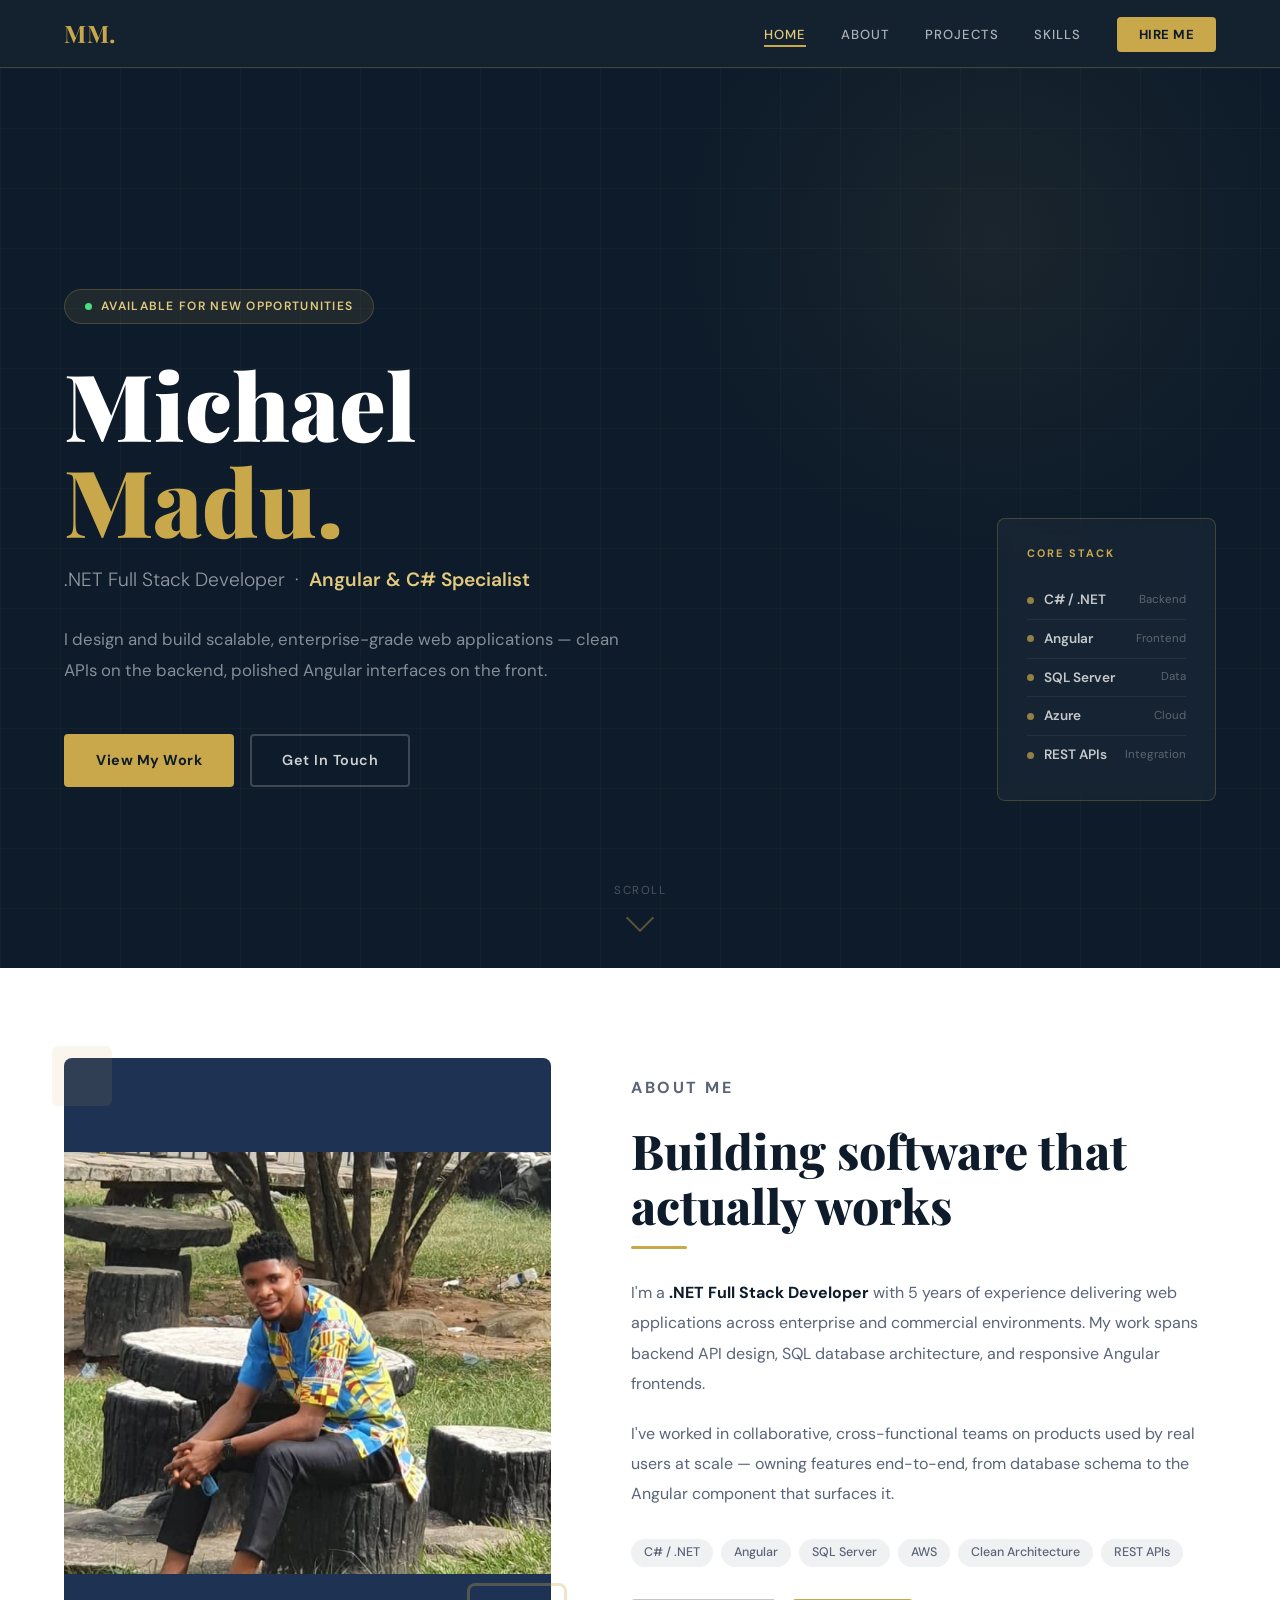
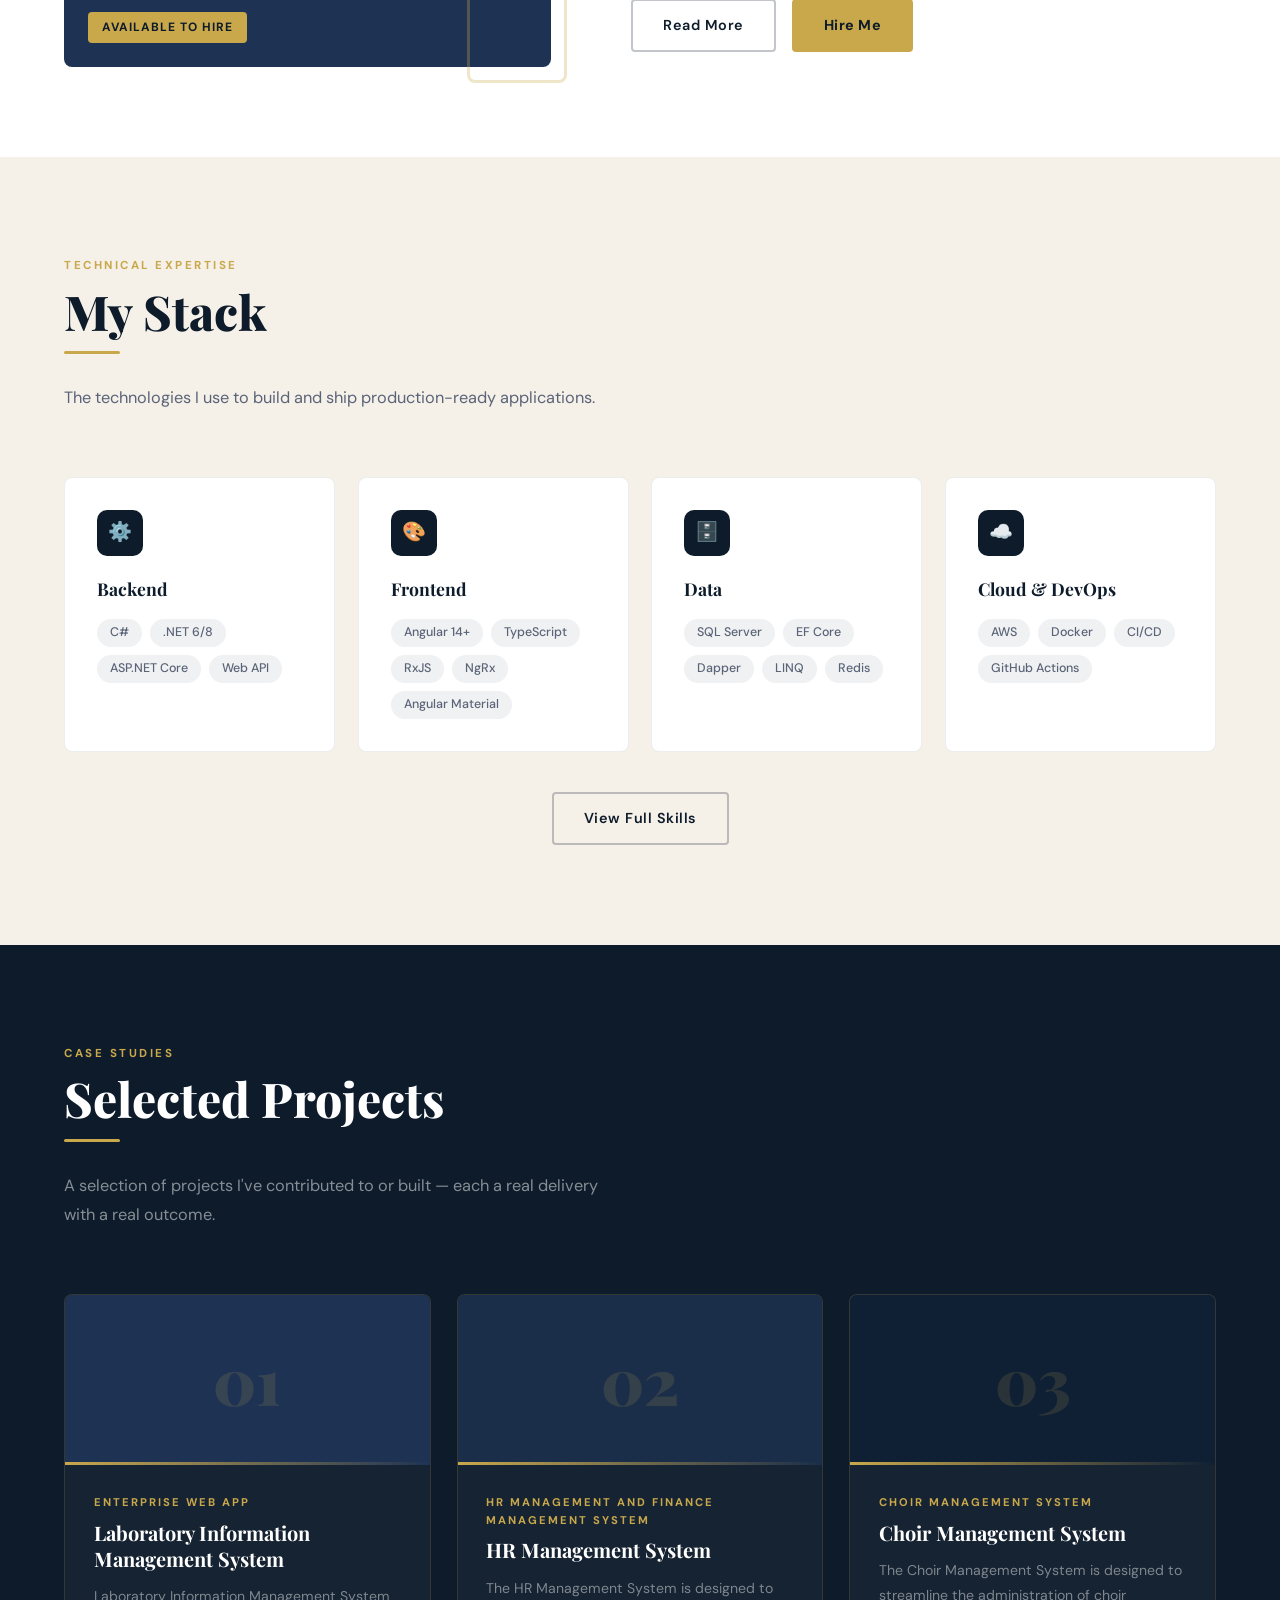
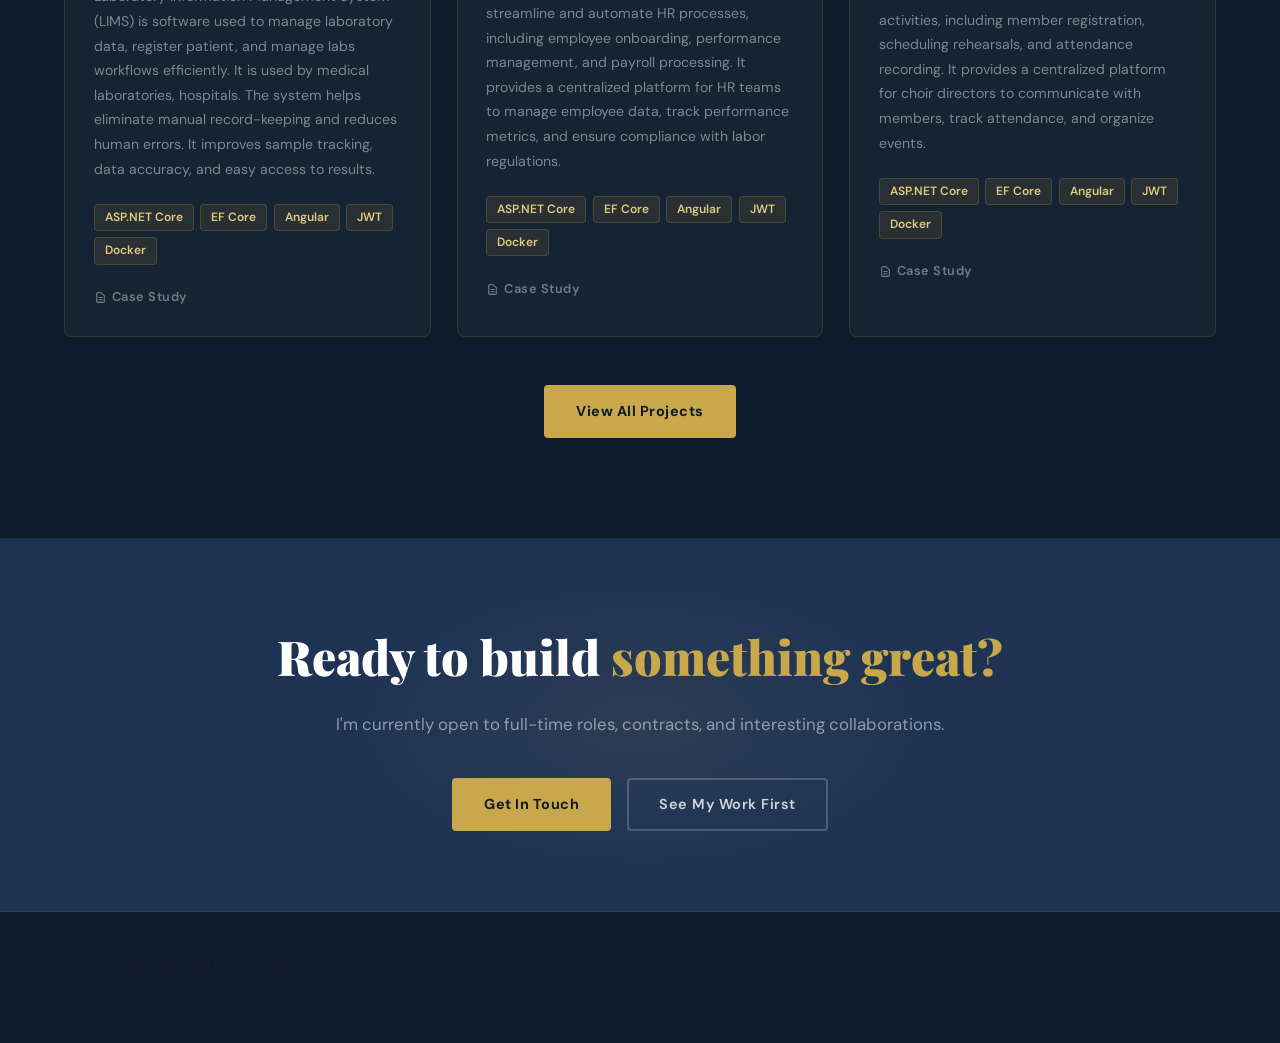
<file: index.html>
<!DOCTYPE html>
<html lang="en">
<head>
  <meta charset="UTF-8"/>
  <meta name="viewport" content="width=device-width, initial-scale=1.0"/>
  <title>Michael Madu — .NET Full Stack Developer</title>
  <link rel="stylesheet" href="css/style.css"/>
  <style>
    #hero {
      min-height: 100vh; background: var(--navy);
      display: flex; align-items: center;
      position: relative; overflow: hidden;
      padding: 120px 5% 80px;
    }
    .hero-bg-grid {
      position: absolute; inset: 0;
      background-image: linear-gradient(rgba(201,168,76,0.04) 1px,transparent 1px),linear-gradient(90deg,rgba(201,168,76,0.04) 1px,transparent 1px);
      background-size: 60px 60px; pointer-events: none;
    }
    .hero-bg-glow {
      position: absolute; top: -20%; right: -5%;
      width: 700px; height: 700px;
      background: radial-gradient(circle,rgba(201,168,76,0.07) 0%,transparent 65%);
      border-radius: 50%; pointer-events: none;
    }
    .hero-content { position: relative; z-index: 1; max-width: 760px; }
    .hero-badge {
      display: inline-flex; align-items: center; gap: 9px;
      background: rgba(201,168,76,0.1); border: 1px solid var(--border);
      border-radius: 100px; padding: 7px 20px;
      font-size: 0.75rem; font-weight: 600; color: var(--gold-light);
      letter-spacing: 1.3px; text-transform: uppercase; margin-bottom: 2rem;
    }
    .hero-badge .dot { width:7px;height:7px;background:#4ade80;border-radius:50%;animation:pulse 2s infinite; }
    .hero-name {
      font-family: 'Playfair Display', serif;
      font-size: clamp(3.2rem,7.5vw,5.8rem);
      font-weight: 900; line-height: 1.04;
      color: var(--white); margin-bottom: 1rem;
    }
    .hero-name span { color: var(--gold); }
    .hero-role { font-size: clamp(1rem,2.5vw,1.2rem); font-weight:300; color:rgba(255,255,255,0.55); margin-bottom:1.8rem; }
    .hero-role strong { color:var(--gold-light); font-weight:600; }
    .hero-desc { font-size:1.05rem;line-height:1.85;color:rgba(255,255,255,0.5);max-width:560px;margin-bottom:3rem; }
    .hero-actions { display:flex;gap:1rem;flex-wrap:wrap; }
    .hero-stack-card { position:absolute;right:5%;top:50%;transform:translateY(-50%);z-index:1;background:rgba(255,255,255,0.04);border:1px solid var(--border);border-radius:var(--radius);padding:1.6rem 1.8rem;backdrop-filter:blur(8px);min-width:200px; }
    .hero-stack-card .sc-label { font-size:0.68rem;font-weight:700;letter-spacing:2px;text-transform:uppercase;color:var(--gold);margin-bottom:1.2rem; }
    .hero-stack-item { display:flex;align-items:center;gap:10px;padding:8px 0;border-bottom:1px solid rgba(255,255,255,0.06); }
    .hero-stack-item:last-child { border-bottom:none; }
    .sc-dot { width:7px;height:7px;border-radius:50%;background:var(--gold);opacity:0.7;flex-shrink:0; }
    .sc-name { font-size:0.85rem;font-weight:600;color:rgba(255,255,255,0.75); }
    .sc-sub { font-size:0.72rem;color:rgba(255,255,255,0.3);margin-left:auto;padding-left:8px; }
    .scroll-hint {
      position:absolute;bottom:2.5rem;left:50%;transform:translateX(-50%);
      display:flex;flex-direction:column;align-items:center;gap:8px;
      color:rgba(255,255,255,0.25);font-size:0.72rem;letter-spacing:1.5px;text-transform:uppercase;
      animation:fadeIn 1s 1s ease both;
    }
    .scroll-arrow { width:20px;height:20px;border-right:2px solid rgba(201,168,76,0.4);border-bottom:2px solid rgba(201,168,76,0.4);transform:rotate(45deg);animation:bounceDown 1.5s infinite; }
    @keyframes bounceDown { 0%,100%{transform:rotate(45deg) translateY(0)} 50%{transform:rotate(45deg) translateY(5px)} }
    #about-strip { background:var(--white);padding:90px 5%; }
    .about-grid { display:grid;grid-template-columns:1fr 1.2fr;gap:5rem;align-items:center; }
    .about-img { width:100%;aspect-ratio:4/5;background:var(--navy-light);border-radius:var(--radius);display:flex;align-items:center;justify-content:center;position:relative;overflow:hidden; }
    .about-img-initials { font-family:'Playfair Display',serif;font-size:6rem;font-weight:900;color:rgba(201,168,76,0.3); }
    .about-img-label { position:absolute;bottom:1.5rem;left:1.5rem;background:var(--gold);color:var(--navy);font-size:0.75rem;font-weight:700;letter-spacing:1px;text-transform:uppercase;padding:6px 14px;border-radius:4px; }
    .about-corner { position:absolute;bottom:-16px;right:-16px;width:100px;height:100px;border:3px solid rgba(201,168,76,0.3);border-radius:var(--radius);pointer-events:none; }
    .about-corner2 { position:absolute;top:-12px;left:-12px;width:60px;height:60px;background:rgba(201,168,76,0.1);border-radius:6px;pointer-events:none; }
    .about-text p { font-size:1rem;line-height:1.9;color:var(--text-muted);margin-bottom:1.2rem; }
    .about-text p strong { color:var(--navy); }
    .about-pills { display:flex;flex-wrap:wrap;gap:0.5rem;margin-top:1.8rem; }
    .about-actions { margin-top:2rem;display:flex;gap:1rem;flex-wrap:wrap; }
    #skills-strip { background:var(--cream); }
    .skills-grid { display:grid;grid-template-columns:repeat(auto-fit,minmax(270px,1fr));gap:1.4rem; }
    .skill-card { padding:2rem; }
    .skill-icon { width:46px;height:46px;background:var(--navy);border-radius:10px;display:flex;align-items:center;justify-content:center;font-size:1.2rem;margin-bottom:1.2rem; }
    .skill-card h3 { font-family:'Playfair Display',serif;font-size:1.1rem;font-weight:700;color:var(--navy);margin-bottom:1rem; }
    .tag-group { display:flex;flex-wrap:wrap;gap:0.5rem; }
    .skill-card:hover .tag { background:var(--gold-pale);color:#7a5e1a; }
    #projects-strip { background:var(--navy); }
    .projects-grid { display:grid;grid-template-columns:repeat(auto-fit,minmax(320px,1fr));gap:1.6rem;margin-bottom:3rem; }
    .project-card { overflow:hidden; }
    .project-thumb { height:170px;background:var(--navy-light);display:flex;align-items:center;justify-content:center;position:relative;overflow:hidden; }
    .project-thumb-num { font-family:'Playfair Display',serif;font-size:4rem;font-weight:900;color:rgba(201,168,76,0.15); }
    .project-thumb-bar { position:absolute;bottom:0;left:0;right:0;height:3px;background:linear-gradient(90deg,var(--gold),transparent); }
    .project-body { padding:1.8rem; }
    .project-type { font-size:0.7rem;font-weight:700;letter-spacing:2px;text-transform:uppercase;color:var(--gold);margin-bottom:0.5rem; }
    .project-title { font-family:'Playfair Display',serif;font-size:1.25rem;font-weight:700;color:var(--white);margin-bottom:0.8rem;line-height:1.3; }
    .project-desc { font-size:0.88rem;line-height:1.75;color:rgba(255,255,255,0.45);margin-bottom:1.4rem; }
    .project-stack { display:flex;flex-wrap:wrap;gap:0.4rem;margin-bottom:1.4rem; }
    .project-links { display:flex;gap:1.2rem; }
    .project-link { font-size:0.8rem;font-weight:600;color:rgba(255,255,255,0.4);display:flex;align-items:center;gap:5px;transition:color 0.2s;letter-spacing:0.5px; }
    .project-link:hover { color:var(--gold-light); }
    .project-link svg { width:13px;height:13px; }
    .projects-cta { text-align:center; }
    #testimonials { background:var(--cream-dark); }
    .testimonials-grid { display:grid;grid-template-columns:repeat(auto-fit,minmax(300px,1fr));gap:1.5rem; }
    .testimonial-card { padding:2rem; }
    .testimonial-quote { font-size:2rem;color:var(--gold);font-family:'Playfair Display',serif;margin-bottom:1rem;line-height:1; }
    .testimonial-text { font-size:0.95rem;line-height:1.8;color:var(--text-muted);font-style:italic;margin-bottom:1.5rem; }
    .testimonial-author { display:flex;align-items:center;gap:12px; }
    .author-avatar { width:42px;height:42px;background:var(--navy);border-radius:50%;display:flex;align-items:center;justify-content:center;font-family:'Playfair Display',serif;font-size:1rem;font-weight:700;color:var(--gold); }
    .author-name { font-weight:700;font-size:0.88rem;color:var(--navy); }
    .author-role { font-size:0.78rem;color:var(--text-muted); }
    #cta-band { background:var(--navy-light);padding:80px 5%;text-align:center;position:relative;overflow:hidden; }
    #cta-band::before { content:'';position:absolute;top:50%;left:50%;transform:translate(-50%,-50%);width:600px;height:300px;background:radial-gradient(ellipse,rgba(201,168,76,0.08) 0%,transparent 70%);pointer-events:none; }
    #cta-band h2 { font-family:'Playfair Display',serif;font-size:clamp(2rem,4vw,3rem);font-weight:900;color:var(--white);margin-bottom:1rem;position:relative; }
    #cta-band h2 span { color:var(--gold); }
    #cta-band p { color:rgba(255,255,255,0.5);font-size:1.05rem;margin-bottom:2.5rem;position:relative; }
    #cta-band .actions { display:flex;gap:1rem;justify-content:center;flex-wrap:wrap;position:relative; }
    @media(max-width:900px){ .about-grid{grid-template-columns:1fr;gap:3rem;} .hero-stack-card{display:none;} }
  </style>
</head>
<body>
<nav>
  <a href="index.html" class="nav-logo">MM.</a>
  <ul class="nav-links">
    <li><a href="index.html" class="active">Home</a></li>
    <li><a href="about.html">About</a></li>
    <li><a href="projects.html">Projects</a></li>
    <li><a href="skills.html">Skills</a></li>
    <li><a href="contact.html" class="nav-cta">Hire Me</a></li>
  </ul>
  <div class="hamburger"><span></span><span></span><span></span></div>
</nav>
<div class="mobile-menu">
  <a href="index.html">Home</a><a href="about.html">About</a>
  <a href="projects.html">Projects</a><a href="skills.html">Skills</a>
  <a href="contact.html">Contact / Hire Me</a>
</div>
<div class="page-wrap">
  <section id="hero">
    <div class="hero-bg-grid"></div><div class="hero-bg-glow"></div>
    <div class="hero-content">
      <div class="hero-badge fade-up"><span class="dot"></span>Available for new opportunities</div>
      <h1 class="hero-name fade-up-1">Michael<br/><span>Madu.</span></h1>
      <p class="hero-role fade-up-2">.NET Full Stack Developer &nbsp;&middot;&nbsp; <strong>Angular &amp; C# Specialist</strong></p>
      <p class="hero-desc fade-up-3">I design and build scalable, enterprise-grade web applications — clean APIs on the backend, polished Angular interfaces on the front.</p>
      <div class="hero-actions fade-up-4">
        <a href="projects.html" class="btn-primary">View My Work</a>
        <a href="contact.html" class="btn-outline">Get In Touch</a>
      </div>
    </div>
    <div class="hero-stack-card fade-up-4">
      <div class="sc-label">Core Stack</div>
      <div class="hero-stack-item"><span class="sc-dot"></span><span class="sc-name">C# / .NET</span><span class="sc-sub">Backend</span></div>
      <div class="hero-stack-item"><span class="sc-dot"></span><span class="sc-name">Angular</span><span class="sc-sub">Frontend</span></div>
      <div class="hero-stack-item"><span class="sc-dot"></span><span class="sc-name">SQL Server</span><span class="sc-sub">Data</span></div>
      <div class="hero-stack-item"><span class="sc-dot"></span><span class="sc-name">Azure</span><span class="sc-sub">Cloud</span></div>
      <div class="hero-stack-item"><span class="sc-dot"></span><span class="sc-name">REST APIs</span><span class="sc-sub">Integration</span></div>
    </div>
    <div class="scroll-hint"><span>Scroll</span><div class="scroll-arrow"></div></div>
  </section>
  <section id="about-strip">
    <div class="about-grid">
      <div style="position:relative;">
        <div class="about-img scroll-reveal">
          <div class="about-img-initials"><img src="./{css,js,pages}/images/portfolio-dp1.jpeg" alt="" srcset=""></div>
          <div class="about-img-label">Available to hire</div>
        </div>
        <div class="about-corner"></div><div class="about-corner2"></div>
      </div>
      <div class="about-text scroll-reveal">
        <p class="section-label">About Me</p>
        <h2 class="section-title">Building software that actually works</h2>
        <div class="gold-divider"></div>
        <p>I'm a <strong>.NET Full Stack Developer</strong> with 5 years of experience delivering web applications across enterprise and commercial environments. My work spans backend API design, SQL database architecture, and responsive Angular frontends.</p>
        <p><!-- TODO: Replace with your real story --> I've worked in collaborative, cross-functional teams on products used by real users at scale — owning features end-to-end, from database schema to the Angular component that surfaces it.</p>
        <div class="about-pills">
          <span class="tag">C# / .NET</span><span class="tag">Angular</span><span class="tag">SQL Server</span>
          <span class="tag">AWS</span><span class="tag">Clean Architecture</span><span class="tag">REST APIs</span>
        </div>
        <div class="about-actions">
          <a href="about.html" class="btn-outline dark">Read More</a>
          <a href="contact.html" class="btn-primary">Hire Me</a>
        </div>
      </div>
    </div>
  </section>
  <section id="skills-strip">
    <div class="section-header scroll-reveal">
      <p class="section-label">Technical Expertise</p>
      <h2 class="section-title">My Stack</h2>
      <div class="gold-divider"></div>
      <p class="section-subtitle">The technologies I use to build and ship production-ready applications.</p>
    </div>
    <div class="skills-grid">
      <div class="skill-card card scroll-reveal"><div class="skill-icon">⚙️</div><h3>Backend</h3><div class="tag-group"><span class="tag">C#</span><span class="tag">.NET 6/8</span><span class="tag">ASP.NET Core</span><span class="tag">Web API</span></div></div>
      <div class="skill-card card scroll-reveal"><div class="skill-icon">🎨</div><h3>Frontend</h3><div class="tag-group"><span class="tag">Angular 14+</span><span class="tag">TypeScript</span><span class="tag">RxJS</span><span class="tag">NgRx</span><span class="tag">Angular Material</span></div></div>
      <div class="skill-card card scroll-reveal"><div class="skill-icon">🗄️</div><h3>Data</h3><div class="tag-group"><span class="tag">SQL Server</span><span class="tag">EF Core</span><span class="tag">Dapper</span><span class="tag">LINQ</span><span class="tag">Redis</span></div></div>
      <div class="skill-card card scroll-reveal"><div class="skill-icon">☁️</div><h3>Cloud &amp; DevOps</h3><div class="tag-group"><span class="tag">AWS</span><span class="tag">Docker</span><span class="tag">CI/CD</span><span class="tag">GitHub Actions</span></div></div>
    </div>
    <div style="text-align:center;margin-top:2.5rem;" class="scroll-reveal"><a href="skills.html" class="btn-outline dark">View Full Skills</a></div>
  </section>
  <section id="projects-strip">
    <div class="section-header scroll-reveal">
      <p class="section-label">Case Studies</p>
      <h2 class="section-title light">Selected Projects</h2>
      <div class="gold-divider"></div>
      <p class="section-subtitle light">A selection of projects I've contributed to or built — each a real delivery with a real outcome.</p>
    </div>
    <div class="projects-grid">
      <div class="project-card card-dark scroll-reveal">
        <div class="project-thumb"><div class="project-thumb-num">01</div><div class="project-thumb-bar"></div></div>
        <div class="project-body">
          <p class="project-type">Enterprise Web App</p>
          <h3 class="project-title">Laboratory Information Management System</h3><!-- TODO -->
          <p class="project-desc">Laboratory Information Management System (LIMS) is software used to manage laboratory data, register patient, and manage labs workflows efficiently. It is used by medical laboratories, hospitals. The system helps eliminate manual record-keeping and reduces human errors. It improves sample tracking, data accuracy, and easy access to results.</p><!-- TODO -->
          <div class="project-stack"><span class="tag-gold light">ASP.NET Core</span><span class="tag-gold light">EF Core</span><span class="tag-gold light">Angular</span><span class="tag-gold light">JWT</span><span class="tag-gold light">Docker</span></div>
          <div class="project-links"><a href="pages/project-detail.html?id=1" class="project-link"><svg fill="none" stroke="currentColor" viewBox="0 0 24 24"><path stroke-linecap="round" stroke-linejoin="round" stroke-width="2" d="M9 12h6m-6 4h6m2 5H7a2 2 0 01-2-2V5a2 2 0 012-2h5.586a1 1 0 01.707.293l5.414 5.414a1 1 0 01.293.707V19a2 2 0 01-2 2z"/></svg>Case Study</a></div>
        </div>
      </div>
      <div class="project-card card-dark scroll-reveal">
        <div class="project-thumb" style="background:#1a2e4a;"><div class="project-thumb-num">02</div><div class="project-thumb-bar"></div></div>
        <div class="project-body">
          <p class="project-type">HR management and Finance Management System</p>
          <h3 class="project-title">HR Management System</h3><!-- TODO -->
          <p class="project-desc">The HR Management System is designed to streamline and automate HR processes, including employee onboarding, performance management, and payroll processing. It provides a centralized platform for HR teams to manage employee data, track performance metrics, and ensure compliance with labor regulations.</p><!-- TODO -->
          <div class="project-stack"><span class="tag-gold light">ASP.NET Core</span><span class="tag-gold light">EF Core</span><span class="tag-gold light">Angular</span><span class="tag-gold light">JWT</span><span class="tag-gold light">Docker</span></div>
          <div class="project-links"><a href="pages/project-detail.html?id=2" class="project-link"><svg fill="none" stroke="currentColor" viewBox="0 0 24 24"><path stroke-linecap="round" stroke-linejoin="round" stroke-width="2" d="M9 12h6m-6 4h6m2 5H7a2 2 0 01-2-2V5a2 2 0 012-2h5.586a1 1 0 01.707.293l5.414 5.414a1 1 0 01.293.707V19a2 2 0 01-2 2z"/></svg>Case Study</a></div>
        </div>
      </div>
      <div class="project-card card-dark scroll-reveal">
        <div class="project-thumb" style="background:#0f2035;"><div class="project-thumb-num">03</div><div class="project-thumb-bar"></div></div>
        <div class="project-body">
          <p class="project-type">Choir Management System</p>
          <h3 class="project-title">Choir Management System</h3><!-- TODO -->
          <p class="project-desc">The Choir Management System is designed to streamline the administration of choir activities, including member registration, scheduling rehearsals, and attendance recording. It provides a centralized platform for choir directors to communicate with members, track attendance, and organize events.</p><!-- TODO -->
          <div class="project-stack"><span class="tag-gold light">ASP.NET Core</span><span class="tag-gold light">EF Core</span><span class="tag-gold light">Angular</span><span class="tag-gold light">JWT</span><span class="tag-gold light">Docker</span></div>
          <div class="project-links"><a href="pages/project-detail.html?id=3" class="project-link"><svg fill="none" stroke="currentColor" viewBox="0 0 24 24"><path stroke-linecap="round" stroke-linejoin="round" stroke-width="2" d="M9 12h6m-6 4h6m2 5H7a2 2 0 01-2-2V5a2 2 0 012-2h5.586a1 1 0 01.707.293l5.414 5.414a1 1 0 01.293.707V19a2 2 0 01-2 2z"/></svg>Case Study</a></div>
        </div>
      </div>
    </div>
    <div class="projects-cta scroll-reveal"><a href="projects.html" class="btn-primary">View All Projects</a></div>
  </section>
  <section id="cta-band">
    <h2>Ready to build <span>something great?</span></h2>
    <p>I'm currently open to full-time roles, contracts, and interesting collaborations.</p>
    <div class="actions"><a href="contact.html" class="btn-primary">Get In Touch</a><a href="projects.html" class="btn-outline">See My Work First</a></div>
  </section>
  <footer class="site-footer">
    <div class="footer-bottom">
      <p>© 2026 Michael Madu. All rights reserved.</p>
      <div class="footer-socials">
        <a href="#">in</a>
        <a href="#">gh</a>
      </div>
    </div>
  </footer>
</div>
<script src="js/main.js"></script>
</body>
</html>
</file>
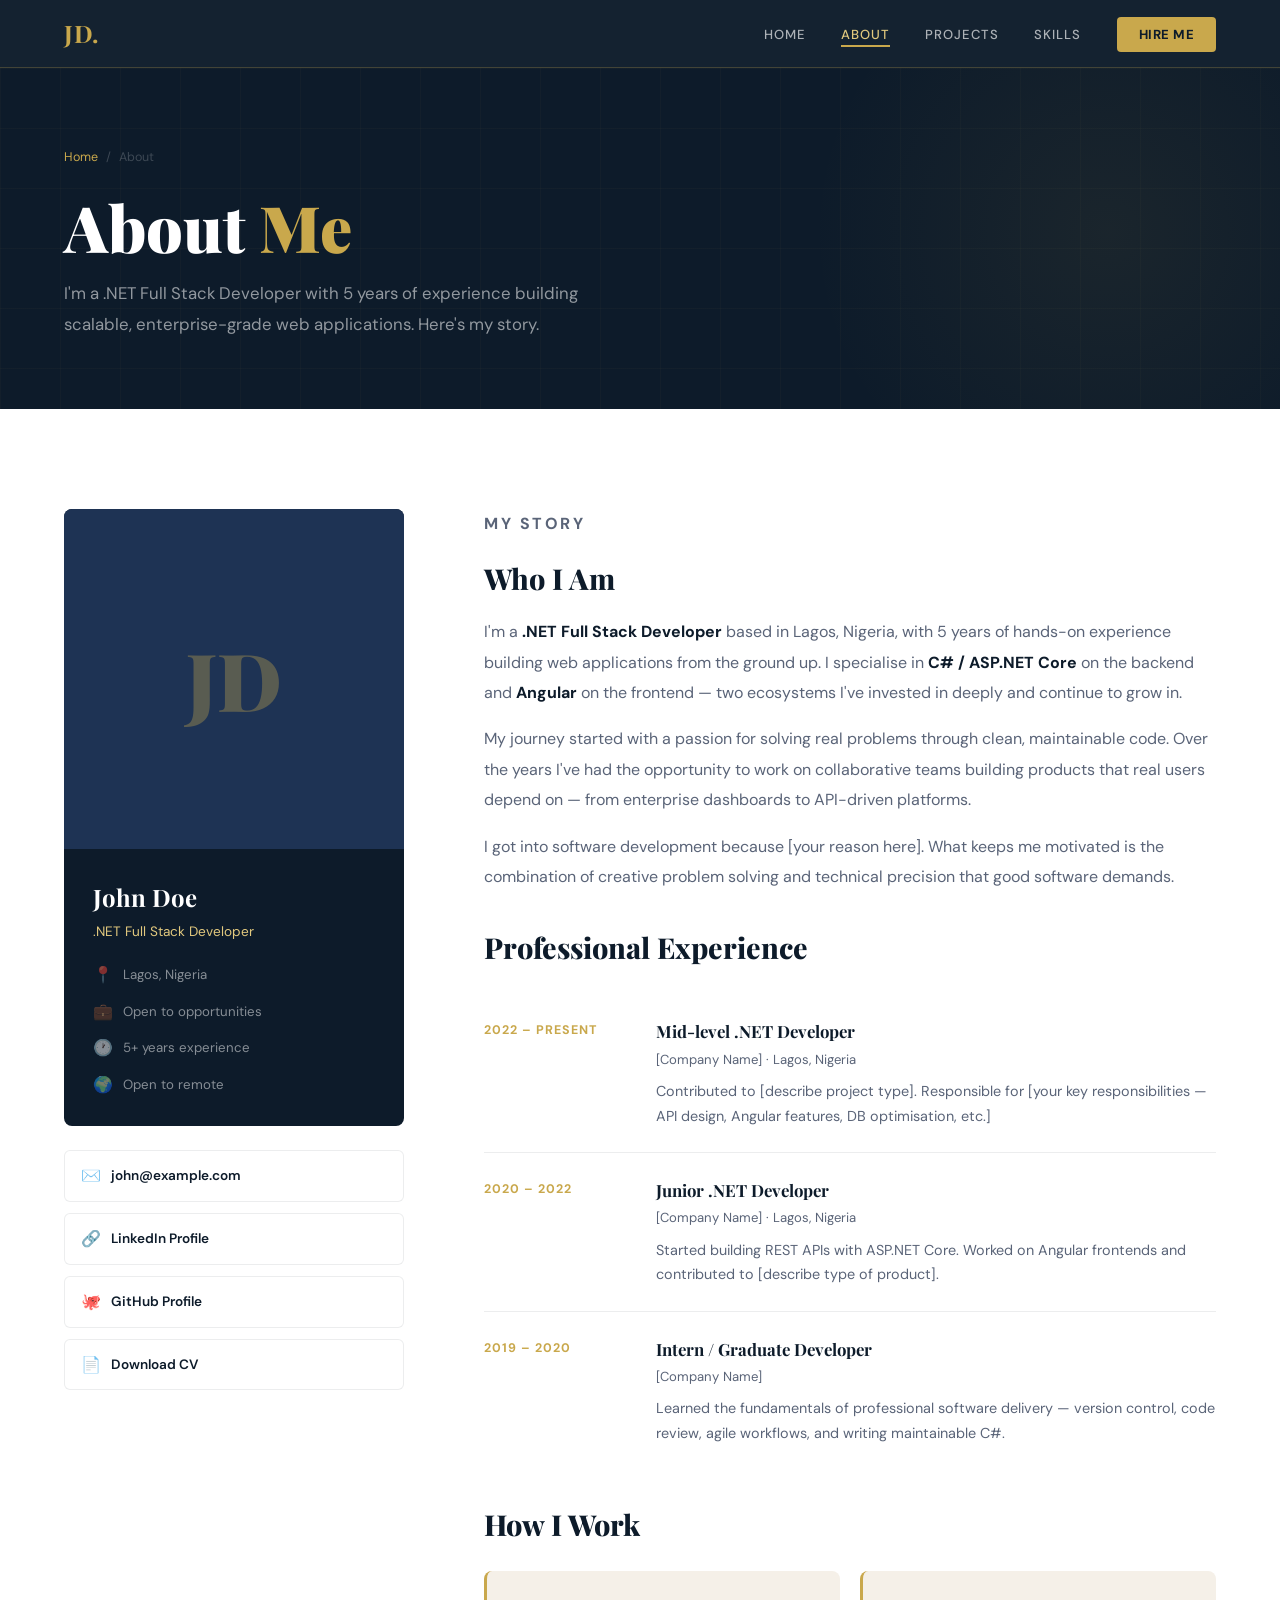
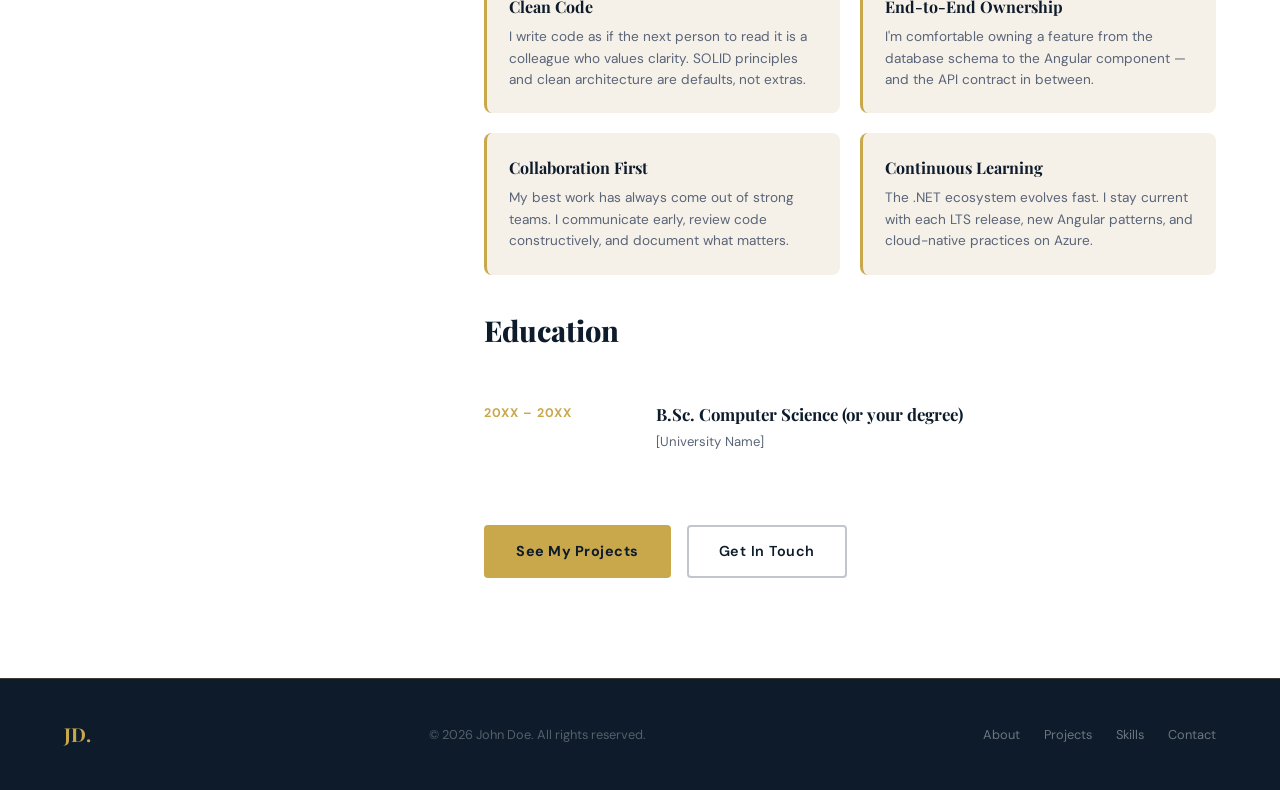
<file: about.html>
<!DOCTYPE html>
<html lang="en">
<head>
  <meta charset="UTF-8"/><meta name="viewport" content="width=device-width, initial-scale=1.0"/>
  <title>About — John Doe</title>
  <link rel="stylesheet" href="css/style.css"/>
  <style>
    #about-main { background:var(--white); }
    .about-layout { display:grid;grid-template-columns:340px 1fr;gap:5rem;align-items:start; }
    .about-sidebar { position:sticky;top:100px; }
    .profile-card { background:var(--navy);border-radius:var(--radius);overflow:hidden;margin-bottom:1.5rem; }
    .profile-img { aspect-ratio:1;background:var(--navy-light);display:flex;align-items:center;justify-content:center; }
    .profile-initials { font-family:'Playfair Display',serif;font-size:5rem;font-weight:900;color:rgba(201,168,76,0.35); }
    .profile-info { padding:1.8rem; }
    .profile-name { font-family:'Playfair Display',serif;font-size:1.5rem;font-weight:700;color:var(--white);margin-bottom:0.3rem; }
    .profile-title { font-size:0.85rem;color:var(--gold-light);margin-bottom:1.2rem; }
    .profile-meta { display:flex;flex-direction:column;gap:0.7rem; }
    .meta-item { display:flex;align-items:center;gap:10px;font-size:0.83rem;color:rgba(255,255,255,0.5); }
    .meta-item span:first-child { font-size:1rem; }
    .sidebar-links { display:flex;flex-direction:column;gap:0.7rem; }
    .sidebar-link { display:flex;align-items:center;gap:10px;padding:12px 16px;background:var(--white);border:1px solid var(--border-light);border-radius:6px;font-size:0.85rem;font-weight:600;color:var(--navy);transition:border-color 0.2s,color 0.2s,background 0.2s; }
    .sidebar-link:hover { border-color:var(--gold);color:#7a5e1a;background:var(--gold-pale); }
    .sidebar-link span:first-child { font-size:1rem; }
    .about-main-content h2 { font-family:'Playfair Display',serif;font-size:1.8rem;font-weight:800;color:var(--navy);margin:2rem 0 1rem; }
    .about-main-content h2:first-of-type { margin-top:0; }
    .about-main-content p { font-size:1rem;line-height:1.9;color:var(--text-muted);margin-bottom:1rem; }
    .about-main-content p strong { color:var(--navy); }
    .timeline { display:flex;flex-direction:column;gap:0;margin:1.5rem 0; }
    .timeline-item { display:grid;grid-template-columns:140px 1fr;gap:2rem;padding:1.5rem 0;border-bottom:1px solid var(--border-light); }
    .timeline-item:last-child { border-bottom:none; }
    .timeline-year { font-size:0.78rem;font-weight:700;color:var(--gold);letter-spacing:1px;text-transform:uppercase;padding-top:3px; }
    .timeline-content h4 { font-family:'Playfair Display',serif;font-size:1.05rem;font-weight:700;color:var(--navy);margin-bottom:0.2rem; }
    .timeline-content .company { font-size:0.82rem;color:var(--text-muted);margin-bottom:0.6rem; }
    .timeline-content p { font-size:0.9rem;line-height:1.7;color:var(--text-muted);margin:0; }
    .values-grid { display:grid;grid-template-columns:1fr 1fr;gap:1.2rem;margin:1.5rem 0; }
    .value-item { padding:1.4rem;background:var(--cream);border-radius:var(--radius);border-left:3px solid var(--gold); }
    .value-item h4 { font-family:'Playfair Display',serif;font-size:1rem;font-weight:700;color:var(--navy);margin-bottom:0.4rem; }
    .value-item p { font-size:0.85rem;line-height:1.6;color:var(--text-muted);margin:0; }
    @media(max-width:900px){ .about-layout{grid-template-columns:1fr;} .about-sidebar{position:static;} .values-grid{grid-template-columns:1fr;} .timeline-item{grid-template-columns:1fr;gap:0.3rem;} }
  </style>
</head>
<body>
<nav>
  <a href="index.html" class="nav-logo">JD.</a>
  <ul class="nav-links">
    <li><a href="index.html">Home</a></li>
    <li><a href="about.html" class="active">About</a></li>
    <li><a href="projects.html">Projects</a></li>
    <li><a href="skills.html">Skills</a></li>
    <li><a href="contact.html" class="nav-cta">Hire Me</a></li>
  </ul>
  <div class="hamburger"><span></span><span></span><span></span></div>
</nav>
<div class="mobile-menu">
  <a href="index.html">Home</a><a href="about.html">About</a>
  <a href="projects.html">Projects</a><a href="skills.html">Skills</a>
  <a href="contact.html">Contact / Hire Me</a>
</div>
<div class="page-wrap">
  <div class="page-hero">
    <div class="page-hero-grid"></div>
    <div class="page-hero-content">
      <div class="breadcrumb"><a href="index.html">Home</a><span>/</span><span>About</span></div>
      <h1>About <span>Me</span></h1>
      <p>I'm a .NET Full Stack Developer with 5 years of experience building scalable, enterprise-grade web applications. Here's my story.</p>
    </div>
  </div>
  <section id="about-main">
    <div class="about-layout">
      <aside class="about-sidebar scroll-reveal">
        <div class="profile-card">
          <div class="profile-img"><div class="profile-initials">JD</div></div>
          <div class="profile-info">
            <div class="profile-name">John Doe</div><!-- TODO: Your name -->
            <div class="profile-title">.NET Full Stack Developer</div>
            <div class="profile-meta">
              <div class="meta-item"><span>📍</span><span>Lagos, Nigeria</span></div><!-- TODO -->
              <div class="meta-item"><span>💼</span><span>Open to opportunities</span></div>
              <div class="meta-item"><span>🕐</span><span>5+ years experience</span></div>
              <div class="meta-item"><span>🌍</span><span>Open to remote</span></div>
            </div>
          </div>
        </div>
        <div class="sidebar-links">
          <a href="mailto:john@example.com" class="sidebar-link"><span>✉️</span><span>john@example.com</span></a><!-- TODO -->
          <a href="https://linkedin.com/in/johndoe" target="_blank" class="sidebar-link"><span>🔗</span><span>LinkedIn Profile</span></a><!-- TODO -->
          <a href="https://github.com/johndoe" target="_blank" class="sidebar-link"><span>🐙</span><span>GitHub Profile</span></a><!-- TODO -->
          <a href="#" class="sidebar-link"><span>📄</span><span>Download CV</span></a><!-- TODO: Link to your CV PDF -->
        </div>
      </aside>
      <div class="about-main-content scroll-reveal">
        <p class="section-label">My Story</p>
        <h2>Who I Am</h2>
        <!-- TODO: Replace all paragraphs below with your real story -->
        <p>I'm a <strong>.NET Full Stack Developer</strong> based in Lagos, Nigeria, with 5 years of hands-on experience building web applications from the ground up. I specialise in <strong>C# / ASP.NET Core</strong> on the backend and <strong>Angular</strong> on the frontend — two ecosystems I've invested in deeply and continue to grow in.</p>
        <p>My journey started with a passion for solving real problems through clean, maintainable code. Over the years I've had the opportunity to work on collaborative teams building products that real users depend on — from enterprise dashboards to API-driven platforms.</p>
        <p><!-- TODO: Your origin story --> I got into software development because [your reason here]. What keeps me motivated is the combination of creative problem solving and technical precision that good software demands.</p>

        <h2>Professional Experience</h2>
        <div class="timeline">
          <!-- TODO: Replace each timeline item with your real experience -->
          <div class="timeline-item">
            <div class="timeline-year">2022 – Present</div>
            <div class="timeline-content">
              <h4>Mid-level .NET Developer</h4>
              <div class="company">[Company Name] · Lagos, Nigeria</div><!-- TODO -->
              <p>Contributed to [describe project type]. Responsible for [your key responsibilities — API design, Angular features, DB optimisation, etc.]</p>
            </div>
          </div>
          <div class="timeline-item">
            <div class="timeline-year">2020 – 2022</div>
            <div class="timeline-content">
              <h4>Junior .NET Developer</h4>
              <div class="company">[Company Name] · Lagos, Nigeria</div><!-- TODO -->
              <p>Started building REST APIs with ASP.NET Core. Worked on Angular frontends and contributed to [describe type of product].</p>
            </div>
          </div>
          <div class="timeline-item">
            <div class="timeline-year">2019 – 2020</div>
            <div class="timeline-content">
              <h4>Intern / Graduate Developer</h4>
              <div class="company">[Company Name]</div><!-- TODO -->
              <p>Learned the fundamentals of professional software delivery — version control, code review, agile workflows, and writing maintainable C#.</p>
            </div>
          </div>
        </div>

        <h2>How I Work</h2>
        <div class="values-grid">
          <div class="value-item"><h4>Clean Code</h4><p>I write code as if the next person to read it is a colleague who values clarity. SOLID principles and clean architecture are defaults, not extras.</p></div>
          <div class="value-item"><h4>End-to-End Ownership</h4><p>I'm comfortable owning a feature from the database schema to the Angular component — and the API contract in between.</p></div>
          <div class="value-item"><h4>Collaboration First</h4><p>My best work has always come out of strong teams. I communicate early, review code constructively, and document what matters.</p></div>
          <div class="value-item"><h4>Continuous Learning</h4><p>The .NET ecosystem evolves fast. I stay current with each LTS release, new Angular patterns, and cloud-native practices on Azure.</p></div>
        </div>

        <h2>Education</h2>
        <div class="timeline">
          <!-- TODO: Replace with your real education -->
          <div class="timeline-item">
            <div class="timeline-year">20XX – 20XX</div>
            <div class="timeline-content">
              <h4>B.Sc. Computer Science (or your degree)</h4>
              <div class="company">[University Name]</div><!-- TODO -->
              <p><!-- Optional: relevant modules, final year project, GPA if strong --></p>
            </div>
          </div>
        </div>

        <div style="margin-top:2.5rem;display:flex;gap:1rem;flex-wrap:wrap;">
          <a href="projects.html" class="btn-primary">See My Projects</a>
          <a href="contact.html" class="btn-outline dark">Get In Touch</a>
        </div>
      </div>
    </div>
  </section>
  <footer>
    <div class="footer-logo">JD.</div>
    <p class="footer-copy">© 2026 John Doe. All rights reserved.</p>
    <div class="footer-links"><a href="about.html">About</a><a href="projects.html">Projects</a><a href="skills.html">Skills</a><a href="contact.html">Contact</a></div>
  </footer>
</div>
<script src="js/main.js"></script>
</body>
</html>
</file>
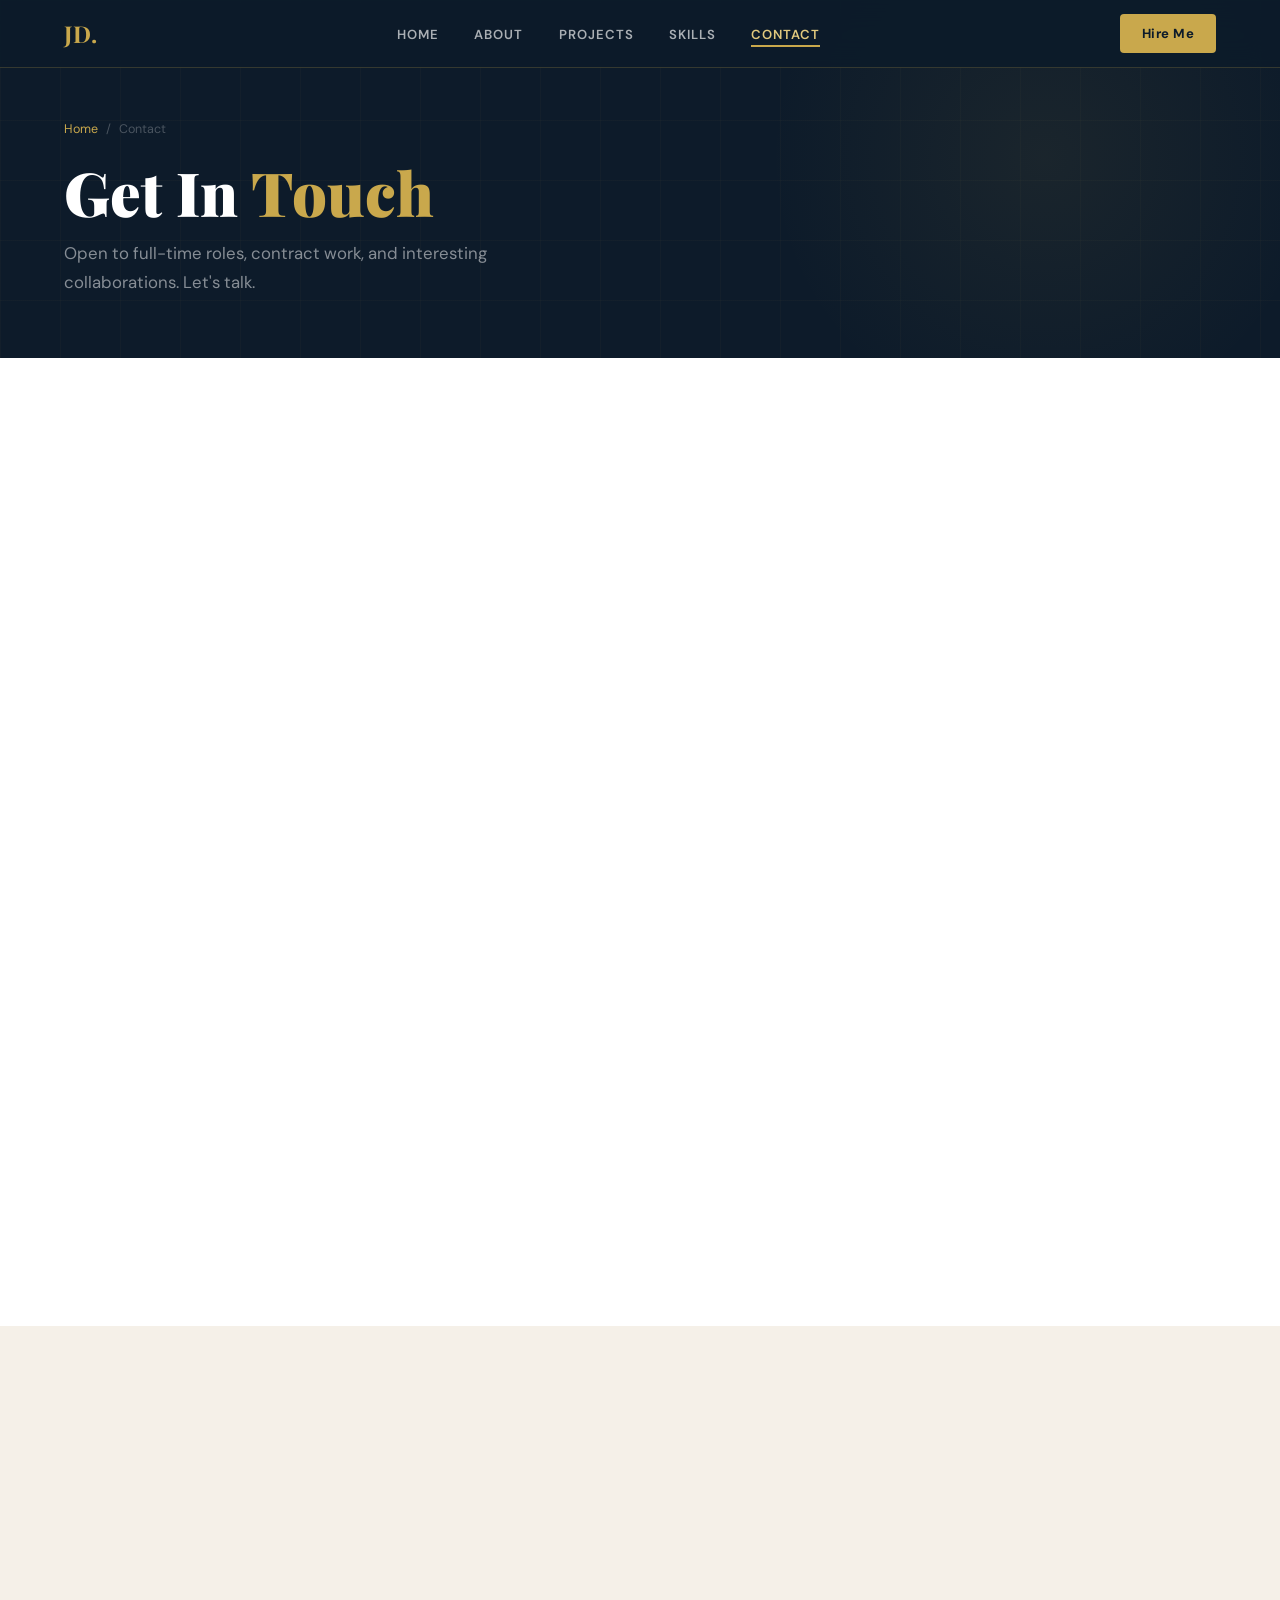
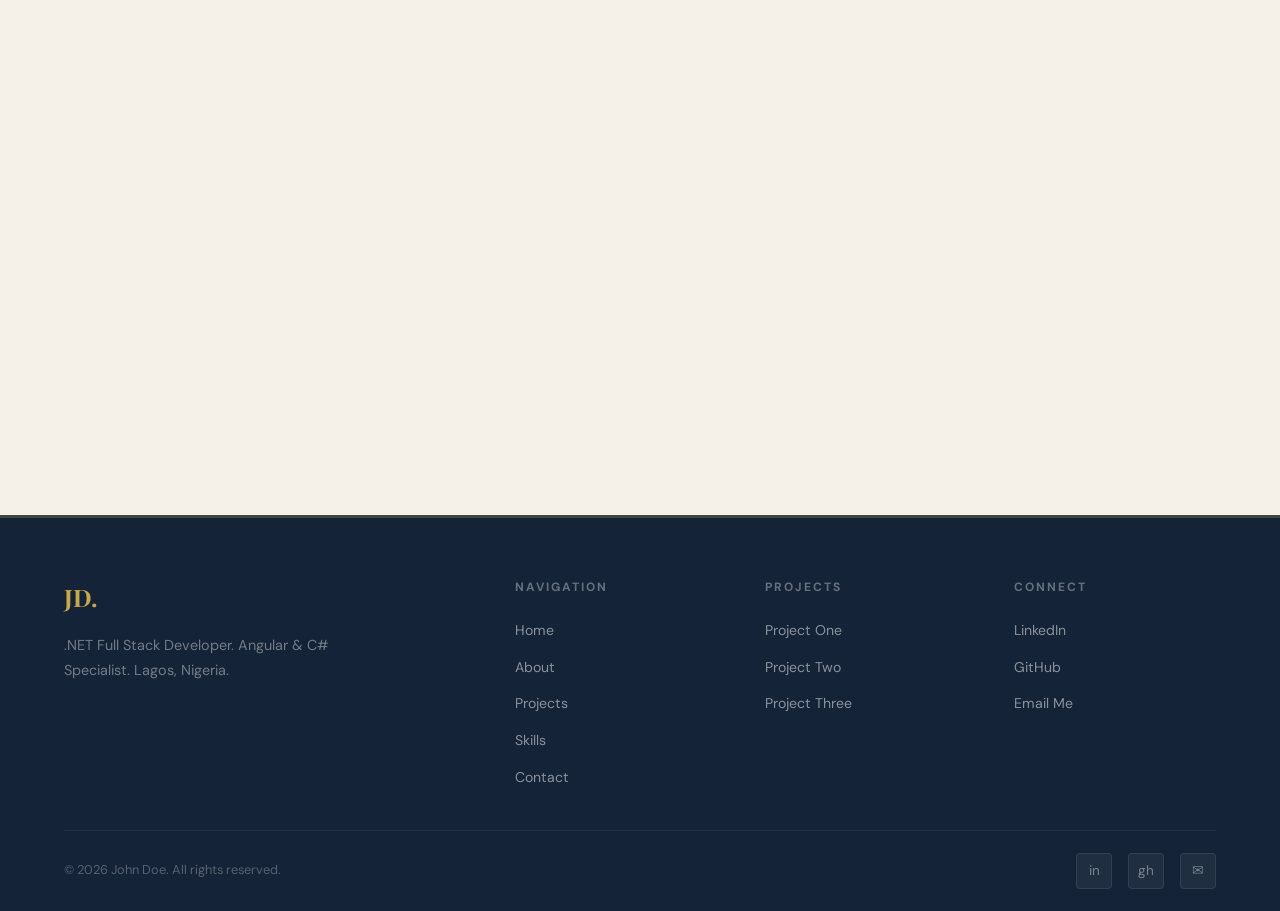
<file: contact.html>
<!DOCTYPE html>
<html lang="en">
<head>
  <meta charset="UTF-8"/>
  <meta name="viewport" content="width=device-width, initial-scale=1.0"/>
  <title>Contact — John Doe</title>
  <link rel="stylesheet" href="css/global.css"/>
  <style>
    #contact-section { background: var(--white); }
    .contact-layout {
      display: grid; grid-template-columns: 1fr 1fr;
      gap: 5rem; align-items: start;
    }
    /* INFO SIDE */
    .contact-info h3 {
      font-family: 'Playfair Display', serif;
      font-size: 1.5rem; font-weight: 800; color: var(--navy);
      margin-bottom: 0.8rem;
    }
    .contact-info > p {
      font-size: 1rem; line-height: 1.8; color: var(--text-muted); margin-bottom: 2.5rem;
    }
    .contact-cards { display: flex; flex-direction: column; gap: 1rem; }
    .contact-card {
      display: flex; align-items: center; gap: 16px;
      background: var(--cream); border: 1px solid var(--border-light);
      border-radius: var(--radius); padding: 1.2rem 1.4rem;
      text-decoration: none; color: inherit;
      transition: all var(--transition);
    }
    .contact-card:hover {
      border-color: var(--border); box-shadow: var(--shadow);
      transform: translateX(4px);
    }
    .contact-card-icon {
      width: 46px; height: 46px; flex-shrink: 0;
      background: var(--navy); border-radius: 10px;
      display: flex; align-items: center; justify-content: center;
      font-size: 1.1rem;
    }
    .contact-card-label {
      font-size: 0.72rem; font-weight: 700; text-transform: uppercase;
      letter-spacing: 1.2px; color: var(--text-muted); display: block; margin-bottom: 2px;
    }
    .contact-card-val {
      font-size: 0.92rem; font-weight: 600; color: var(--navy);
    }
    .contact-card:hover .contact-card-val { color: var(--gold); }
    .availability-box {
      margin-top: 2rem; background: rgba(201,168,76,0.08);
      border: 1px solid var(--border); border-radius: var(--radius);
      padding: 1.4rem 1.6rem;
    }
    .availability-box h4 {
      font-size: 0.85rem; font-weight: 700; color: var(--navy);
      margin-bottom: 0.8rem; display: flex; align-items: center; gap: 8px;
    }
    .availability-dot {
      width: 8px; height: 8px; border-radius: 50%;
      background: #22c55e; display: inline-block;
      animation: pulse 2s infinite;
    }
    .availability-box ul { display: flex; flex-direction: column; gap: 0.5rem; }
    .availability-box li {
      font-size: 0.88rem; color: var(--text-muted);
      padding-left: 1.2rem; position: relative;
    }
    .availability-box li::before {
      content: '✓'; position: absolute; left: 0;
      color: var(--gold); font-weight: 700; font-size: 0.8rem;
    }

    /* FORM SIDE -->*/
    .contact-form { display: flex; flex-direction: column; gap: 1.3rem; }
    .form-row { display: grid; grid-template-columns: 1fr 1fr; gap: 1.3rem; }
    .form-group { display: flex; flex-direction: column; gap: 6px; }
    .form-group label {
      font-size: 0.78rem; font-weight: 700;
      color: var(--navy); letter-spacing: 0.8px; text-transform: uppercase;
    }
    .form-group input,
    .form-group select,
    .form-group textarea {
      background: var(--cream); border: 1.5px solid var(--border-light);
      border-radius: 6px; padding: 12px 16px;
      font-family: 'DM Sans', sans-serif; font-size: 0.95rem;
      color: var(--text-main); transition: border-color var(--transition), box-shadow var(--transition);
      outline: none; appearance: none;
    }
    .form-group input:focus,
    .form-group select:focus,
    .form-group textarea:focus {
      border-color: var(--gold);
      box-shadow: 0 0 0 3px rgba(201,168,76,0.1);
      background: var(--white);
    }
    .form-group textarea { min-height: 150px; resize: vertical; }
    .btn-submit {
      background: var(--navy); color: var(--white);
      border: 2px solid var(--navy);
      padding: 14px 36px; border-radius: var(--radius-sm);
      font-family: 'DM Sans', sans-serif;
      font-weight: 700; font-size: 0.9rem;
      letter-spacing: 0.8px; text-transform: uppercase;
      cursor: pointer; align-self: flex-start;
      transition: all var(--transition);
    }
    .btn-submit:hover {
      background: var(--navy-light); border-color: var(--navy-light);
      transform: translateY(-2px); box-shadow: var(--shadow);
    }
    .form-note {
      font-size: 0.8rem; color: var(--text-muted); margin-top: -0.5rem;
    }

    /* FAQ SECTION -->*/
    #faq { background: var(--cream); }
    .faq-list { display: flex; flex-direction: column; gap: 1rem; max-width: 700px; }
    .faq-item {
      background: var(--white); border: 1px solid var(--border-light);
      border-radius: var(--radius); overflow: hidden;
    }
    .faq-q {
      width: 100%; background: none; border: none;
      padding: 1.2rem 1.4rem; text-align: left;
      display: flex; justify-content: space-between; align-items: center;
      cursor: pointer; font-family: 'DM Sans', sans-serif;
      font-size: 0.95rem; font-weight: 600; color: var(--navy);
    }
    .faq-arrow { transition: transform var(--transition); font-size: 0.85rem; }
    .faq-item.open .faq-arrow { transform: rotate(180deg); }
    .faq-a {
      max-height: 0; overflow: hidden; transition: max-height 0.35s ease;
    }
    .faq-item.open .faq-a { max-height: 200px; }
    .faq-a p {
      padding: 0 1.4rem 1.2rem; font-size: 0.92rem;
      line-height: 1.8; color: var(--text-muted);
    }

    @media(max-width:800px){
      .contact-layout { grid-template-columns: 1fr; gap: 3rem; }
      .form-row { grid-template-columns: 1fr; }
    }
  </style>
</head>
<body>

<nav class="site-nav">
  <a href="index.html" class="nav-logo">JD.</a>
  <ul class="nav-links">
    <li><a href="index.html">Home</a></li>
    <li><a href="about.html">About</a></li>
    <li><a href="projects.html">Projects</a></li>
    <li><a href="skills.html">Skills</a></li>
    <li><a href="contact.html">Contact</a></li>
  </ul>
  <a href="contact.html" class="nav-cta">Hire Me</a>
  <button class="nav-hamburger" aria-label="Menu"><span></span><span></span><span></span></button>
</nav>

<div class="page-hero">
  <div class="page-hero-bg"><div class="page-hero-grid"></div></div>
  <div class="page-hero-content">
    <div class="page-hero-breadcrumb"><a href="index.html">Home</a><span>/</span><span>Contact</span></div>
    <h1>Get In <span>Touch</span></h1>
    <p>Open to full-time roles, contract work, and interesting collaborations. Let's talk.</p>
  </div>
</div>

<section id="contact-section" class="section">
  <div class="contact-layout">

    <!-- INFO -->
    <div class="contact-info aos">
      <h3>Let's build something together</h3>
      <p>
        Whether you're looking to hire a .NET developer, have a project in mind, 
        or just want to connect — I'd love to hear from you. I typically respond within 24 hours.
      </p>
      <div class="contact-cards">
        <!-- TODO: Replace # and placeholder text with your real details -->
        <a href="mailto:john.doe@email.com" class="contact-card">
          <div class="contact-card-icon">✉️</div>
          <div><span class="contact-card-label">Email</span><span class="contact-card-val">john.doe@email.com</span></div>
        </a>
        <a href="https://linkedin.com/in/johndoe" class="contact-card" target="_blank">
          <div class="contact-card-icon">🔗</div>
          <div><span class="contact-card-label">LinkedIn</span><span class="contact-card-val">linkedin.com/in/johndoe</span></div>
        </a>
        <a href="https://github.com/johndoe" class="contact-card" target="_blank">
          <div class="contact-card-icon">🐙</div>
          <div><span class="contact-card-label">GitHub</span><span class="contact-card-val">github.com/johndoe</span></div>
        </a>
        <div class="contact-card" style="cursor:default;">
          <div class="contact-card-icon">📍</div>
          <div><span class="contact-card-label">Location</span><span class="contact-card-val">Lagos, Nigeria · Open to Remote</span></div>
        </div>
      </div>
      <div class="availability-box">
        <h4><span class="availability-dot"></span> Currently Available For</h4>
        <ul>
          <!-- TODO: Update to reflect what you're actually open to -->
          <li>Full-time .NET developer roles (remote or hybrid)</li>
          <li>Contract / freelance .NET + Angular projects</li>
          <li>Technical consultations and code reviews</li>
        </ul>
      </div>
    </div>

    <!-- FORM -->
    <div class="aos aos-delay-1">
      <form class="contact-form">
        <div class="form-row">
          <div class="form-group">
            <label>First Name *</label>
            <input type="text" placeholder="Jane" required/>
          </div>
          <div class="form-group">
            <label>Last Name *</label>
            <input type="text" placeholder="Smith" required/>
          </div>
        </div>
        <div class="form-group">
          <label>Email Address *</label>
          <input type="email" placeholder="jane@company.com" required/>
        </div>
        <div class="form-group">
          <label>Company / Organisation</label>
          <input type="text" placeholder="Acme Corp (optional)"/>
        </div>
        <div class="form-group">
          <label>Enquiry Type *</label>
          <select required>
            <option value="" disabled selected>Select enquiry type...</option>
            <option>Full-time job opportunity</option>
            <option>Contract / freelance project</option>
            <option>Collaboration</option>
            <option>General enquiry</option>
          </select>
        </div>
        <div class="form-group">
          <label>Message *</label>
          <textarea placeholder="Tell me about the role, project, or what you have in mind..." required></textarea>
        </div>
        <p class="form-note">* Required fields. I'll get back to you within 24 hours.</p>
        <button type="submit" class="btn-submit">Send Message →</button>
      </form>
    </div>

  </div>
</section>

<!-- FAQ -->
<section id="faq" class="section">
  <div class="section-header aos">
    <p class="section-label">Common Questions</p>
    <h2 class="section-title">FAQ</h2>
    <div class="gold-divider"></div>
  </div>
  <div class="faq-list">
    <div class="faq-item aos">
      <button class="faq-q" onclick="toggleFaq(this)">
        Are you open to remote roles? <span class="faq-arrow">▼</span>
      </button>
      <div class="faq-a">
        <!-- TODO: Update answers to your situation -->
        <p>Yes — I'm fully comfortable with remote work and have experience collaborating in distributed teams. I'm open to fully remote roles globally, as well as hybrid roles in Lagos.</p>
      </div>
    </div>
    <div class="faq-item aos">
      <button class="faq-q" onclick="toggleFaq(this)">
        What engagement types are you open to? <span class="faq-arrow">▼</span>
      </button>
      <div class="faq-a">
        <p>I'm open to full-time employment, long-term contracts, and freelance engagements. I'm particularly interested in roles where I can work across the full stack — .NET backend and Angular frontend.</p>
      </div>
    </div>
    <div class="faq-item aos">
      <button class="faq-q" onclick="toggleFaq(this)">
        Can you share code samples or a GitHub profile? <span class="faq-arrow">▼</span>
      </button>
      <div class="faq-a">
        <p>Most of my professional experience has been on private, employer-owned repositories. I'm happy to discuss architecture decisions, walk through my approach to specific problems, or complete a technical assessment. I also have personal projects I can share on request.</p>
      </div>
    </div>
    <div class="faq-item aos">
      <button class="faq-q" onclick="toggleFaq(this)">
        What notice period do you have? <span class="faq-arrow">▼</span>
      </button>
      <div class="faq-a">
        <!-- TODO: Update with your real notice period -->
        <p>I'm currently [available immediately / on X weeks' notice]. I'm happy to discuss timelines that work for both parties.</p>
      </div>
    </div>
    <div class="faq-item aos">
      <button class="faq-q" onclick="toggleFaq(this)">
        Are you open to relocation? <span class="faq-arrow">▼</span>
      </button>
      <div class="faq-a">
        <!-- TODO: Update to your actual preference -->
        <p>I'm primarily targeting remote roles. I'm open to relocation for the right opportunity — please mention it in your message and we can discuss.</p>
      </div>
    </div>
  </div>
</section>

<footer class="site-footer">
  <div class="footer-main">
    <div class="footer-brand"><div class="footer-logo">JD.</div><p>.NET Full Stack Developer. Angular &amp; C# Specialist. Lagos, Nigeria.</p></div>
    <div class="footer-col"><h4>Navigation</h4><ul><li><a href="index.html">Home</a></li><li><a href="about.html">About</a></li><li><a href="projects.html">Projects</a></li><li><a href="skills.html">Skills</a></li><li><a href="contact.html">Contact</a></li></ul></div>
    <div class="footer-col"><h4>Projects</h4><ul><li><a href="project-detail.html">Project One</a></li><li><a href="project-detail.html">Project Two</a></li><li><a href="project-detail.html">Project Three</a></li></ul></div>
    <div class="footer-col"><h4>Connect</h4><ul><li><a href="#">LinkedIn</a></li><li><a href="#">GitHub</a></li><li><a href="contact.html">Email Me</a></li></ul></div>
  </div>
  <div class="footer-bottom">
    <p>© 2026 John Doe. All rights reserved.</p>
    <div class="footer-socials"><a href="#" title="LinkedIn">in</a><a href="#" title="GitHub">gh</a><a href="contact.html" title="Email">✉</a></div>
  </div>
</footer>
<script src="js/main.js"></script>
<script>
function toggleFaq(btn) {
  const item = btn.closest('.faq-item');
  const isOpen = item.classList.contains('open');
  document.querySelectorAll('.faq-item.open').forEach(i => i.classList.remove('open'));
  if (!isOpen) item.classList.add('open');
}
</script>
</body>
</html>
</file>
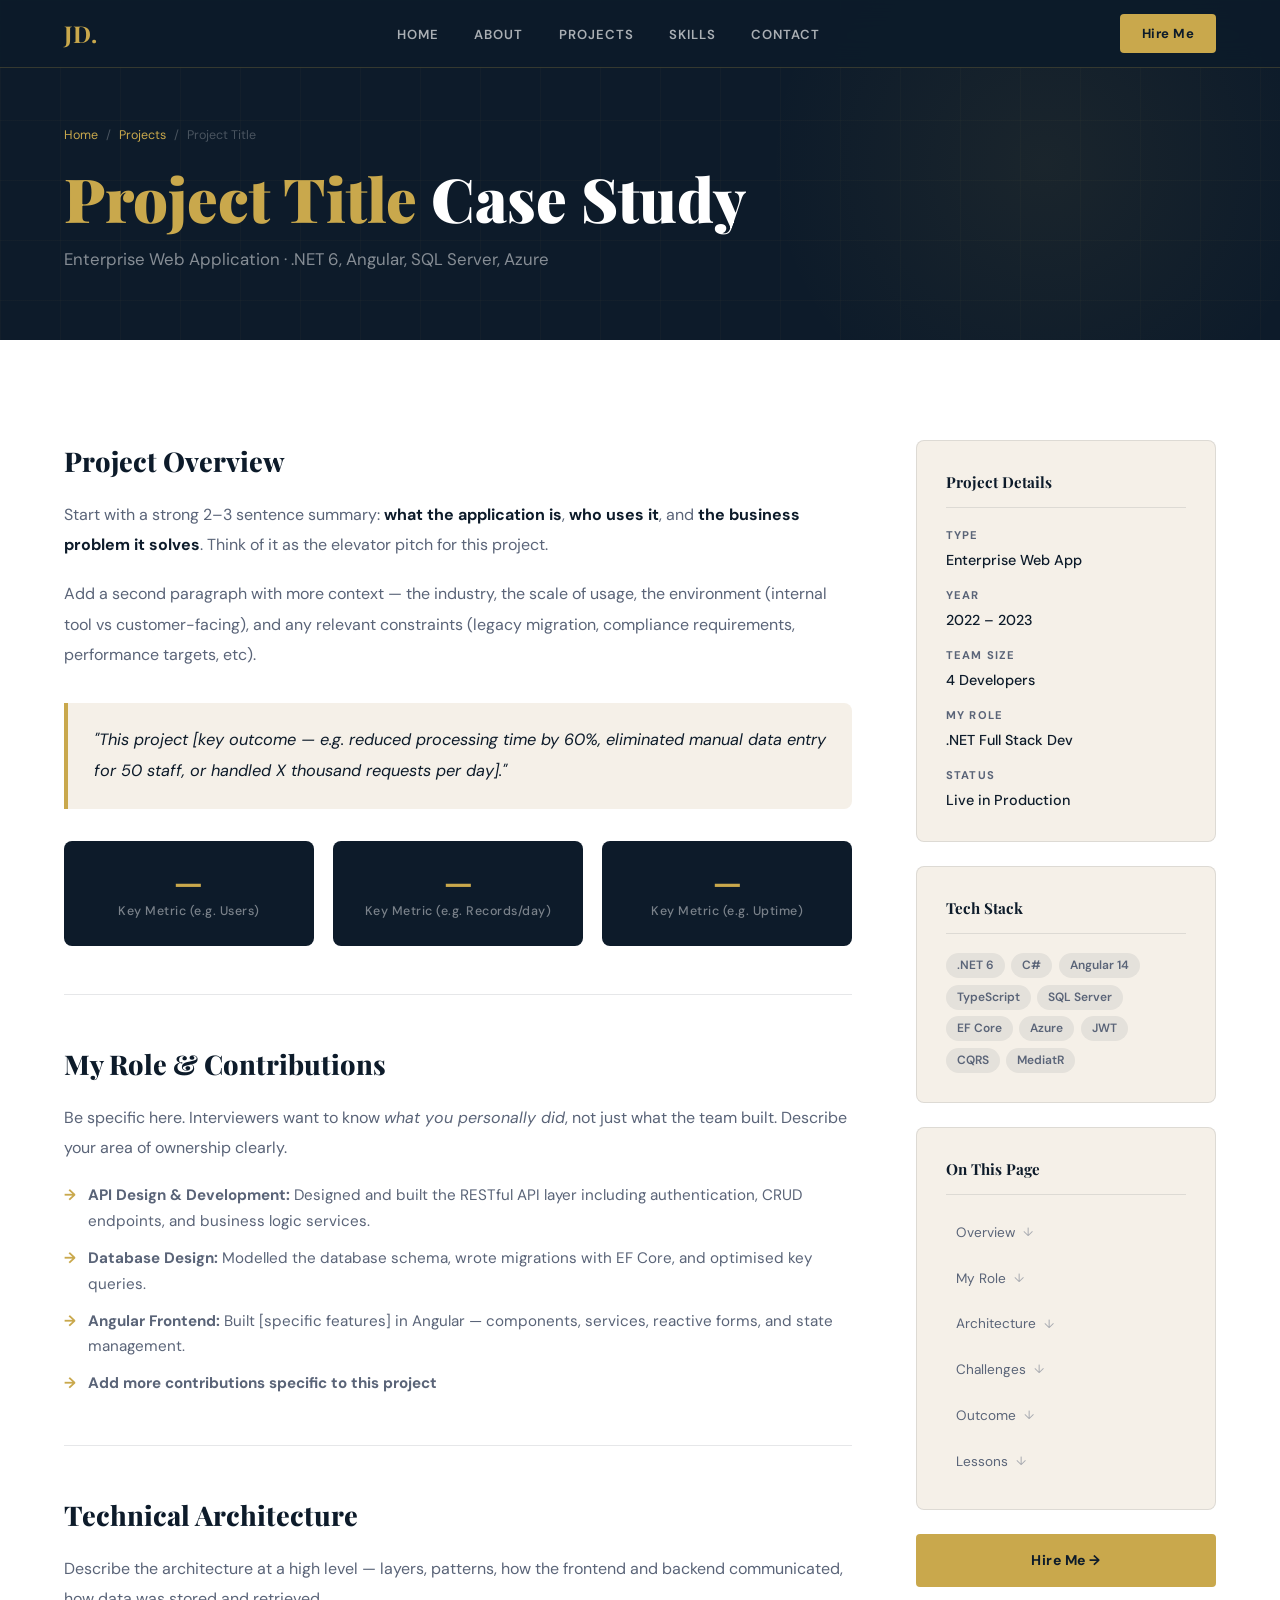
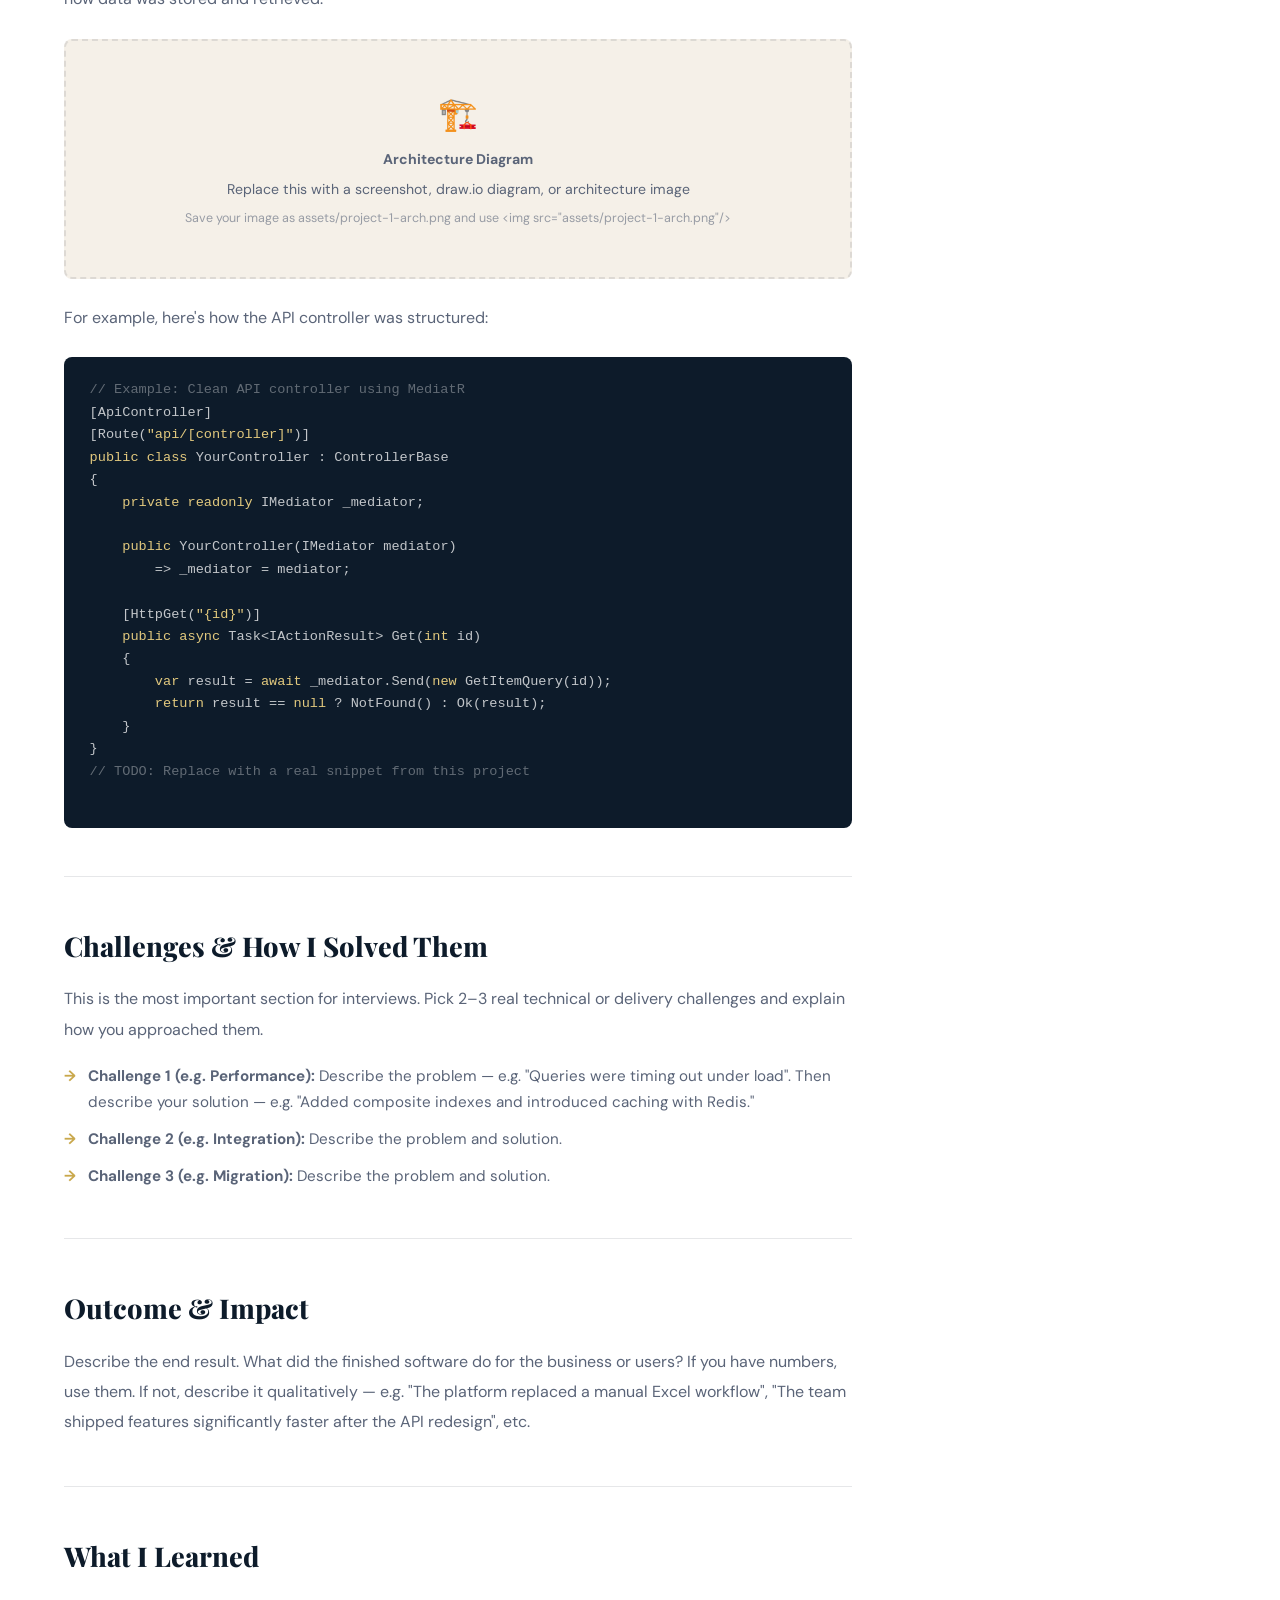
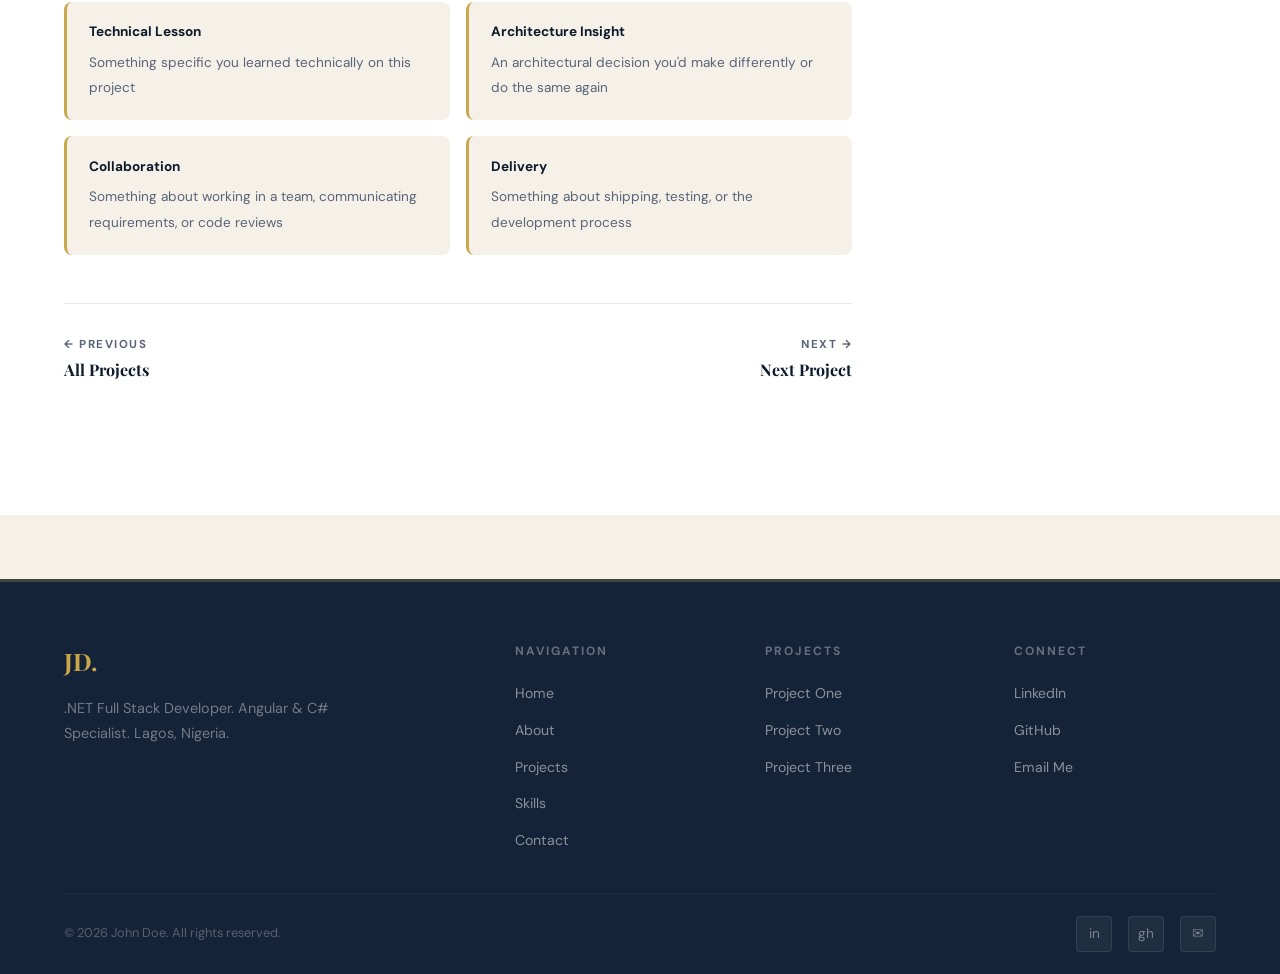
<file: project-detail.html>
<!DOCTYPE html>
<html lang="en">
<head>
  <meta charset="UTF-8"/>
  <meta name="viewport" content="width=device-width, initial-scale=1.0"/>
  <title>Project Case Study — John Doe</title>
  <link rel="stylesheet" href="css/global.css"/>
  <style>
    /* ── CASE STUDY LAYOUT ── */
    #case-study { background: var(--white); }
    .cs-layout {
      display: grid;
      grid-template-columns: 1fr 300px;
      gap: 4rem; align-items: start;
    }
    /* SIDEBAR */
    .cs-sidebar { position: sticky; top: 90px; }
    .cs-meta-card {
      background: var(--cream); border: 1px solid var(--border-light);
      border-radius: var(--radius); padding: 1.8rem; margin-bottom: 1.5rem;
    }
    .cs-meta-card h3 {
      font-family: 'Playfair Display', serif;
      font-size: 0.95rem; font-weight: 700;
      color: var(--navy); margin-bottom: 1.2rem;
      padding-bottom: 0.8rem; border-bottom: 1px solid var(--border-light);
    }
    .cs-meta-list { display: flex; flex-direction: column; gap: 0.9rem; }
    .cs-meta-item .meta-label {
      font-size: 0.7rem; font-weight: 700; text-transform: uppercase;
      letter-spacing: 1.2px; color: var(--text-muted); display: block; margin-bottom: 2px;
    }
    .cs-meta-item .meta-val {
      font-size: 0.9rem; color: var(--navy); font-weight: 500;
    }
    .cs-stack-list { display: flex; flex-wrap: wrap; gap: 0.4rem; }
    .cs-nav-links { display: flex; flex-direction: column; gap: 0.5rem; }
    .cs-nav-link {
      display: flex; align-items: center; gap: 8px;
      font-size: 0.85rem; color: var(--text-muted);
      padding: 8px 10px; border-radius: 5px;
      transition: all var(--transition);
    }
    .cs-nav-link:hover { background: var(--cream); color: var(--navy); }
    .cs-nav-link span { font-size: 0.75rem; opacity: 0.5; }

    /* MAIN CONTENT */
    .cs-main h2 {
      font-family: 'Playfair Display', serif;
      font-size: 1.7rem; font-weight: 800;
      color: var(--navy); margin: 3rem 0 1rem;
      padding-top: 3rem; border-top: 1px solid var(--border-light);
    }
    .cs-main h2:first-child { margin-top: 0; padding-top: 0; border-top: none; }
    .cs-main p {
      font-size: 1rem; line-height: 1.9; color: var(--text-muted); margin-bottom: 1.2rem;
    }
    .cs-main p strong { color: var(--navy); }
    .cs-main ul {
      display: flex; flex-direction: column; gap: 0.7rem;
      margin-bottom: 1.5rem; padding-left: 0;
    }
    .cs-main ul li {
      font-size: 0.95rem; line-height: 1.7;
      color: var(--text-muted); padding-left: 1.5rem; position: relative;
    }
    .cs-main ul li::before {
      content: '→'; position: absolute; left: 0;
      color: var(--gold); font-weight: 700;
    }
    /* Callout / highlight block */
    .cs-callout {
      background: var(--cream); border-left: 4px solid var(--gold);
      border-radius: 0 var(--radius) var(--radius) 0;
      padding: 1.4rem 1.6rem; margin: 2rem 0;
    }
    .cs-callout p { margin: 0; font-style: italic; color: var(--navy); font-size: 1.02rem; }
    /* Metrics row */
    .cs-metrics {
      display: grid; grid-template-columns: repeat(3, 1fr);
      gap: 1.2rem; margin: 2rem 0;
    }
    .cs-metric {
      background: var(--navy); border-radius: var(--radius);
      padding: 1.5rem; text-align: center;
    }
    .cs-metric-num {
      font-family: 'Playfair Display', serif;
      font-size: 2rem; font-weight: 700; color: var(--gold); line-height: 1;
    }
    .cs-metric-label {
      font-size: 0.78rem; font-weight: 500;
      color: rgba(255,255,255,0.45); margin-top: 5px; letter-spacing: 0.5px;
    }
    /* Architecture diagram placeholder */
    .cs-arch-diagram {
      width: 100%; min-height: 240px;
      background: var(--cream); border: 2px dashed var(--border-light);
      border-radius: var(--radius);
      display: flex; align-items: center; justify-content: center;
      flex-direction: column; gap: 0.5rem;
      margin: 1.5rem 0; color: var(--text-muted);
      font-size: 0.88rem; text-align: center; padding: 2rem;
    }
    .cs-arch-diagram span:first-child { font-size: 2rem; }
    /* Code block -->*/
    .cs-code {
      background: var(--navy); border-radius: var(--radius);
      padding: 1.4rem 1.6rem; margin: 1.5rem 0; overflow-x: auto;
    }
    .cs-code pre {
      font-family: 'Courier New', monospace;
      font-size: 0.85rem; color: rgba(255,255,255,0.75);
      line-height: 1.65; white-space: pre-wrap;
    }
    .cs-code .kw { color: var(--gold-light); }
    .cs-code .cm { color: rgba(255,255,255,0.35); }
    /* Lessons learned */
    .cs-lessons {
      display: grid; grid-template-columns: 1fr 1fr;
      gap: 1rem; margin-top: 1.5rem;
    }
    .cs-lesson {
      background: var(--cream); border-radius: var(--radius);
      padding: 1.2rem 1.4rem; border-left: 3px solid var(--gold);
    }
    .cs-lesson h4 {
      font-size: 0.85rem; font-weight: 700;
      color: var(--navy); margin-bottom: 0.4rem;
    }
    .cs-lesson p { font-size: 0.85rem; color: var(--text-muted); margin: 0; }
    /* Prev/Next nav -->*/
    .cs-pagination {
      display: flex; justify-content: space-between;
      padding: 2rem 0; border-top: 1px solid var(--border-light);
      margin-top: 3rem;
    }
    .cs-page-link { display: flex; flex-direction: column; gap: 3px; }
    .cs-page-link span:first-child {
      font-size: 0.72rem; font-weight: 700; text-transform: uppercase;
      letter-spacing: 1.5px; color: var(--text-muted);
    }
    .cs-page-link a {
      font-family: 'Playfair Display', serif;
      font-size: 1rem; font-weight: 700;
      color: var(--navy); transition: color var(--transition);
    }
    .cs-page-link a:hover { color: var(--gold); }

    @media(max-width:900px){
      .cs-layout { grid-template-columns: 1fr; }
      .cs-sidebar { position: static; }
      .cs-metrics { grid-template-columns: repeat(2,1fr); }
      .cs-lessons { grid-template-columns: 1fr; }
    }
    @media(max-width:500px){
      .cs-metrics { grid-template-columns: 1fr; }
    }
  </style>
</head>
<body>

<nav class="site-nav">
  <a href="index.html" class="nav-logo">JD.</a>
  <ul class="nav-links">
    <li><a href="index.html">Home</a></li>
    <li><a href="about.html">About</a></li>
    <li><a href="projects.html">Projects</a></li>
    <li><a href="skills.html">Skills</a></li>
    <li><a href="contact.html">Contact</a></li>
  </ul>
  <a href="contact.html" class="nav-cta">Hire Me</a>
  <button class="nav-hamburger" aria-label="Menu"><span></span><span></span><span></span></button>
</nav>

<!-- PAGE HERO -->
<div class="page-hero">
  <div class="page-hero-bg"><div class="page-hero-grid"></div></div>
  <div class="page-hero-content">
    <div class="page-hero-breadcrumb">
      <a href="index.html">Home</a><span>/</span>
      <a href="projects.html">Projects</a><span>/</span>
      <!-- TODO: Replace with real project name -->
      <span>Project Title</span>
    </div>
    <!-- TODO: Replace with real project title and type -->
    <h1><span>Project Title</span> Case Study</h1>
    <p>Enterprise Web Application · .NET 6, Angular, SQL Server, Azure</p>
  </div>
</div>

<section id="case-study" class="section">
  <div class="cs-layout">

    <!-- MAIN CONTENT -->
    <div class="cs-main">

      <h2 id="overview">Project Overview</h2>
      <!-- TODO: Replace everything below with your real project details -->
      <p>
        Start with a strong 2–3 sentence summary: <strong>what the application is</strong>,
        <strong>who uses it</strong>, and <strong>the business problem it solves</strong>.
        Think of it as the elevator pitch for this project.
      </p>
      <p>
        Add a second paragraph with more context — the industry, the scale of usage, 
        the environment (internal tool vs customer-facing), and any relevant constraints 
        (legacy migration, compliance requirements, performance targets, etc).
      </p>

      <div class="cs-callout">
        <p>
          <!-- TODO: Replace with a key quote, result, or memorable fact about this project -->
          "This project [key outcome — e.g. reduced processing time by 60%, eliminated manual data entry for 50 staff, or handled X thousand requests per day]."
        </p>
      </div>

      <!-- TODO: Update these metrics to reflect real project numbers -->
      <div class="cs-metrics">
        <div class="cs-metric">
          <div class="cs-metric-num">—</div>
          <div class="cs-metric-label">Key Metric (e.g. Users)</div>
        </div>
        <div class="cs-metric">
          <div class="cs-metric-num">—</div>
          <div class="cs-metric-label">Key Metric (e.g. Records/day)</div>
        </div>
        <div class="cs-metric">
          <div class="cs-metric-num">—</div>
          <div class="cs-metric-label">Key Metric (e.g. Uptime)</div>
        </div>
      </div>

      <h2 id="role">My Role &amp; Contributions</h2>
      <p>
        Be specific here. Interviewers want to know <em>what you personally did</em>, 
        not just what the team built. Describe your area of ownership clearly.
      </p>
      <!-- TODO: Replace with your real contributions -->
      <ul>
        <li><strong>API Design &amp; Development:</strong> Designed and built the RESTful API layer including authentication, CRUD endpoints, and business logic services.</li>
        <li><strong>Database Design:</strong> Modelled the database schema, wrote migrations with EF Core, and optimised key queries.</li>
        <li><strong>Angular Frontend:</strong> Built [specific features] in Angular — components, services, reactive forms, and state management.</li>
        <li><strong>Add more contributions specific to this project</strong></li>
      </ul>

      <h2 id="architecture">Technical Architecture</h2>
      <p>
        Describe the architecture at a high level — layers, patterns, how the frontend and backend communicated, 
        how data was stored and retrieved.
      </p>

      <!-- Architecture diagram placeholder — TODO: Replace with a real diagram or screenshot -->
      <div class="cs-arch-diagram">
        <span>🏗️</span>
        <strong>Architecture Diagram</strong>
        <span>Replace this with a screenshot, draw.io diagram, or architecture image</span>
        <span style="font-size:0.78rem;opacity:0.6;">Save your image as assets/project-1-arch.png and use &lt;img src="assets/project-1-arch.png"/&gt;</span>
      </div>

      <!-- Example code snippet — TODO: Replace or remove -->
      <p>For example, here's how the API controller was structured:</p>
      <div class="cs-code"><pre>
<span class="cm">// Example: Clean API controller using MediatR</span>
[ApiController]
[Route(<span class="kw">"api/[controller]"</span>)]
<span class="kw">public class</span> YourController : ControllerBase
{
    <span class="kw">private readonly</span> IMediator _mediator;

    <span class="kw">public</span> YourController(IMediator mediator)
        => _mediator = mediator;

    [HttpGet(<span class="kw">"{id}"</span>)]
    <span class="kw">public async</span> Task&lt;IActionResult&gt; Get(<span class="kw">int</span> id)
    {
        <span class="kw">var</span> result = <span class="kw">await</span> _mediator.Send(<span class="kw">new</span> GetItemQuery(id));
        <span class="kw">return</span> result == <span class="kw">null</span> ? NotFound() : Ok(result);
    }
}
<span class="cm">// TODO: Replace with a real snippet from this project</span>
      </pre></div>

      <h2 id="challenges">Challenges &amp; How I Solved Them</h2>
      <p>This is the most important section for interviews. Pick 2–3 real technical or delivery challenges and explain how you approached them.</p>
      <!-- TODO: Replace with real challenges you faced -->
      <ul>
        <li>
          <strong>Challenge 1 (e.g. Performance):</strong> Describe the problem — 
          e.g. "Queries were timing out under load". Then describe your solution — 
          e.g. "Added composite indexes and introduced caching with Redis."
        </li>
        <li>
          <strong>Challenge 2 (e.g. Integration):</strong> Describe the problem and solution.
        </li>
        <li>
          <strong>Challenge 3 (e.g. Migration):</strong> Describe the problem and solution.
        </li>
      </ul>

      <h2 id="outcome">Outcome &amp; Impact</h2>
      <!-- TODO: Replace with real outcomes -->
      <p>
        Describe the end result. What did the finished software do for the business or users?
        If you have numbers, use them. If not, describe it qualitatively — 
        e.g. "The platform replaced a manual Excel workflow", "The team shipped features 
        significantly faster after the API redesign", etc.
      </p>

      <h2 id="lessons">What I Learned</h2>
      <div class="cs-lessons">
        <!-- TODO: Replace with real takeaways -->
        <div class="cs-lesson"><h4>Technical Lesson</h4><p>Something specific you learned technically on this project</p></div>
        <div class="cs-lesson"><h4>Architecture Insight</h4><p>An architectural decision you'd make differently or do the same again</p></div>
        <div class="cs-lesson"><h4>Collaboration</h4><p>Something about working in a team, communicating requirements, or code reviews</p></div>
        <div class="cs-lesson"><h4>Delivery</h4><p>Something about shipping, testing, or the development process</p></div>
      </div>

      <!-- PREV / NEXT -->
      <div class="cs-pagination">
        <div class="cs-page-link">
          <span>← Previous</span>
          <a href="projects.html">All Projects</a>
        </div>
        <div class="cs-page-link" style="text-align:right;">
          <span>Next →</span>
          <a href="project-detail.html">Next Project</a>
        </div>
      </div>
    </div>

    <!-- SIDEBAR -->
    <div class="cs-sidebar">
      <div class="cs-meta-card">
        <h3>Project Details</h3>
        <div class="cs-meta-list">
          <!-- TODO: Update all values -->
          <div class="cs-meta-item"><span class="meta-label">Type</span><span class="meta-val">Enterprise Web App</span></div>
          <div class="cs-meta-item"><span class="meta-label">Year</span><span class="meta-val">2022 – 2023</span></div>
          <div class="cs-meta-item"><span class="meta-label">Team Size</span><span class="meta-val">4 Developers</span></div>
          <div class="cs-meta-item"><span class="meta-label">My Role</span><span class="meta-val">.NET Full Stack Dev</span></div>
          <div class="cs-meta-item"><span class="meta-label">Status</span><span class="meta-val">Live in Production</span></div>
        </div>
      </div>
      <div class="cs-meta-card">
        <h3>Tech Stack</h3>
        <!-- TODO: Update stack tags -->
        <div class="cs-stack-list">
          <span class="tag tag-dark">.NET 6</span><span class="tag tag-dark">C#</span>
          <span class="tag tag-dark">Angular 14</span><span class="tag tag-dark">TypeScript</span>
          <span class="tag tag-dark">SQL Server</span><span class="tag tag-dark">EF Core</span>
          <span class="tag tag-dark">Azure</span><span class="tag tag-dark">JWT</span>
          <span class="tag tag-dark">CQRS</span><span class="tag tag-dark">MediatR</span>
        </div>
      </div>
      <div class="cs-meta-card">
        <h3>On This Page</h3>
        <div class="cs-nav-links">
          <a href="#overview" class="cs-nav-link">Overview <span>↓</span></a>
          <a href="#role" class="cs-nav-link">My Role <span>↓</span></a>
          <a href="#architecture" class="cs-nav-link">Architecture <span>↓</span></a>
          <a href="#challenges" class="cs-nav-link">Challenges <span>↓</span></a>
          <a href="#outcome" class="cs-nav-link">Outcome <span>↓</span></a>
          <a href="#lessons" class="cs-nav-link">Lessons <span>↓</span></a>
        </div>
      </div>
      <div style="margin-top:1rem;">
        <a href="contact.html" class="btn btn-primary" style="width:100%;justify-content:center;">Hire Me →</a>
      </div>
    </div>

  </div>
</section>

<footer class="site-footer">
  <div class="footer-main">
    <div class="footer-brand"><div class="footer-logo">JD.</div><p>.NET Full Stack Developer. Angular &amp; C# Specialist. Lagos, Nigeria.</p></div>
    <div class="footer-col"><h4>Navigation</h4><ul><li><a href="index.html">Home</a></li><li><a href="about.html">About</a></li><li><a href="projects.html">Projects</a></li><li><a href="skills.html">Skills</a></li><li><a href="contact.html">Contact</a></li></ul></div>
    <div class="footer-col"><h4>Projects</h4><ul><li><a href="project-detail.html">Project One</a></li><li><a href="project-detail.html">Project Two</a></li><li><a href="project-detail.html">Project Three</a></li></ul></div>
    <div class="footer-col"><h4>Connect</h4><ul><li><a href="#">LinkedIn</a></li><li><a href="#">GitHub</a></li><li><a href="contact.html">Email Me</a></li></ul></div>
  </div>
  <div class="footer-bottom">
    <p>© 2026 John Doe. All rights reserved.</p>
    <div class="footer-socials"><a href="#" title="LinkedIn">in</a><a href="#" title="GitHub">gh</a><a href="contact.html" title="Email">✉</a></div>
  </div>
</footer>
<script src="js/main.js"></script>
</body>
</html>
</file>
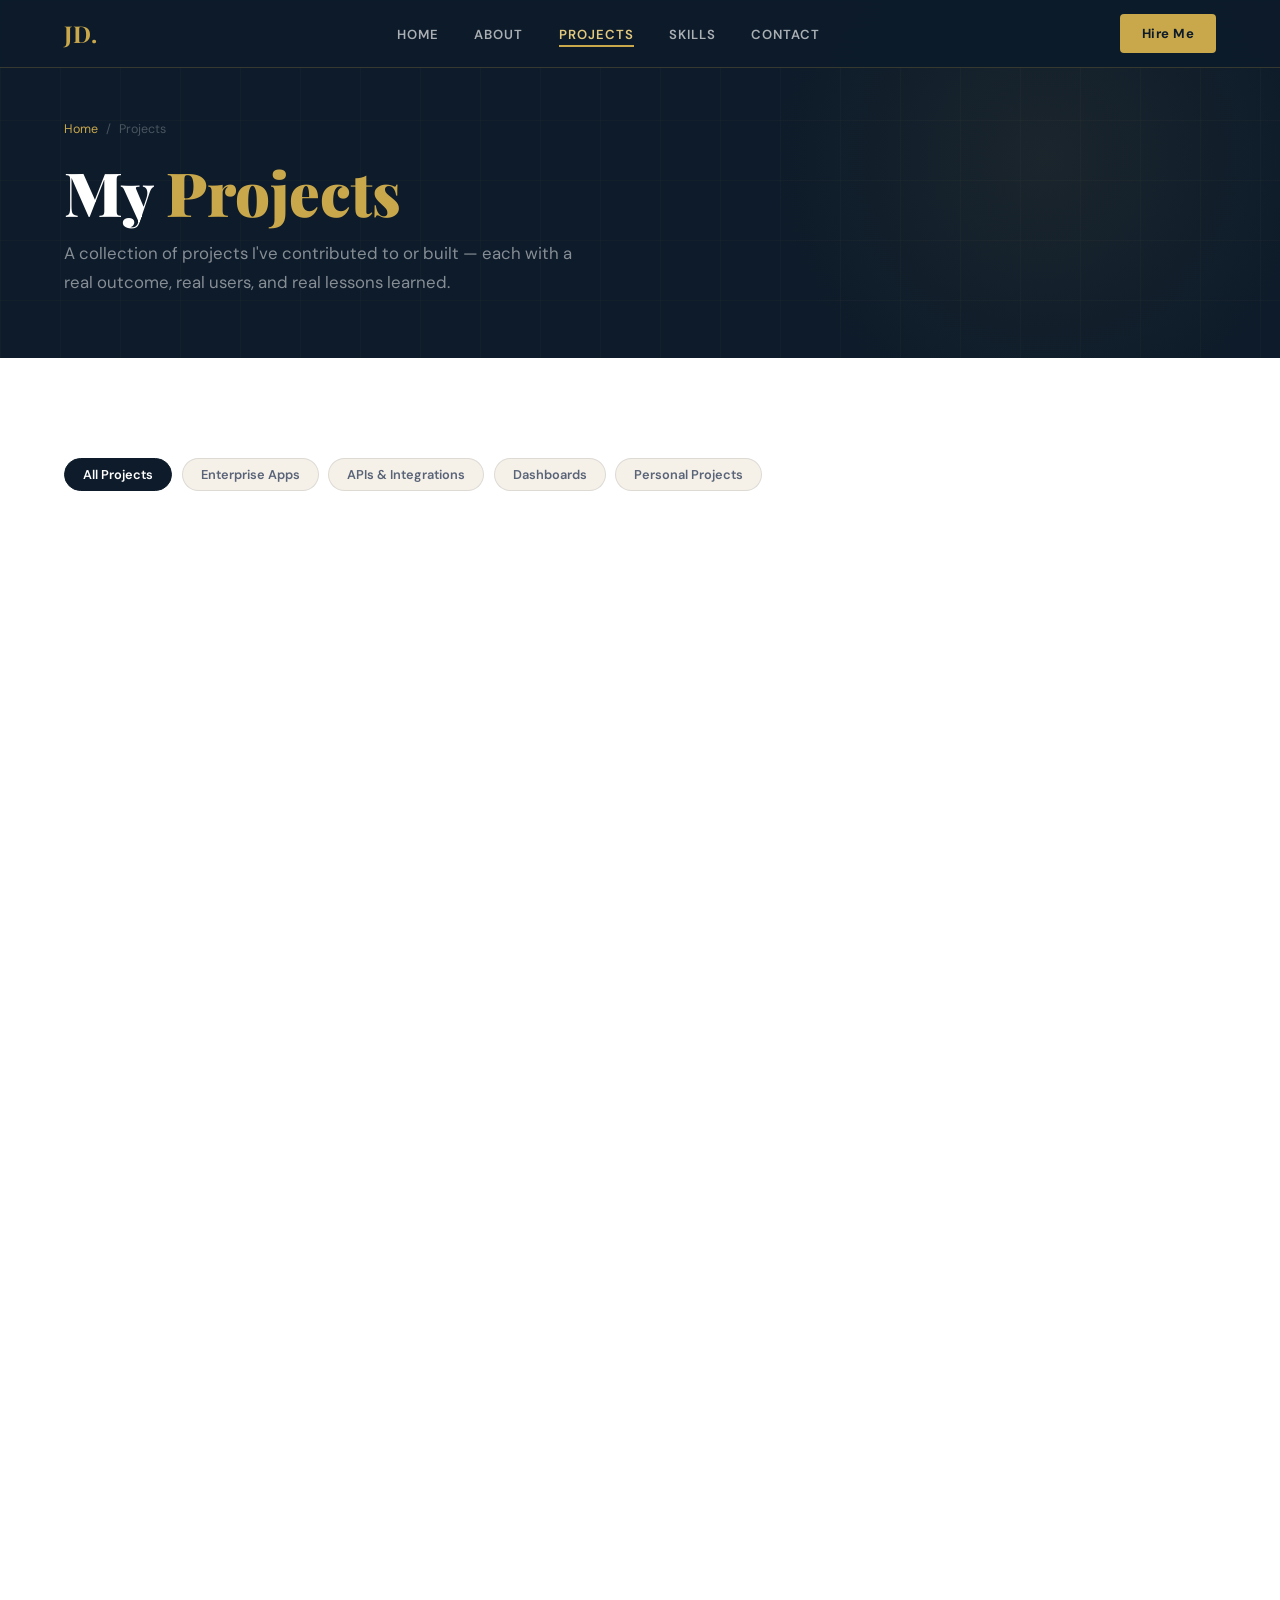
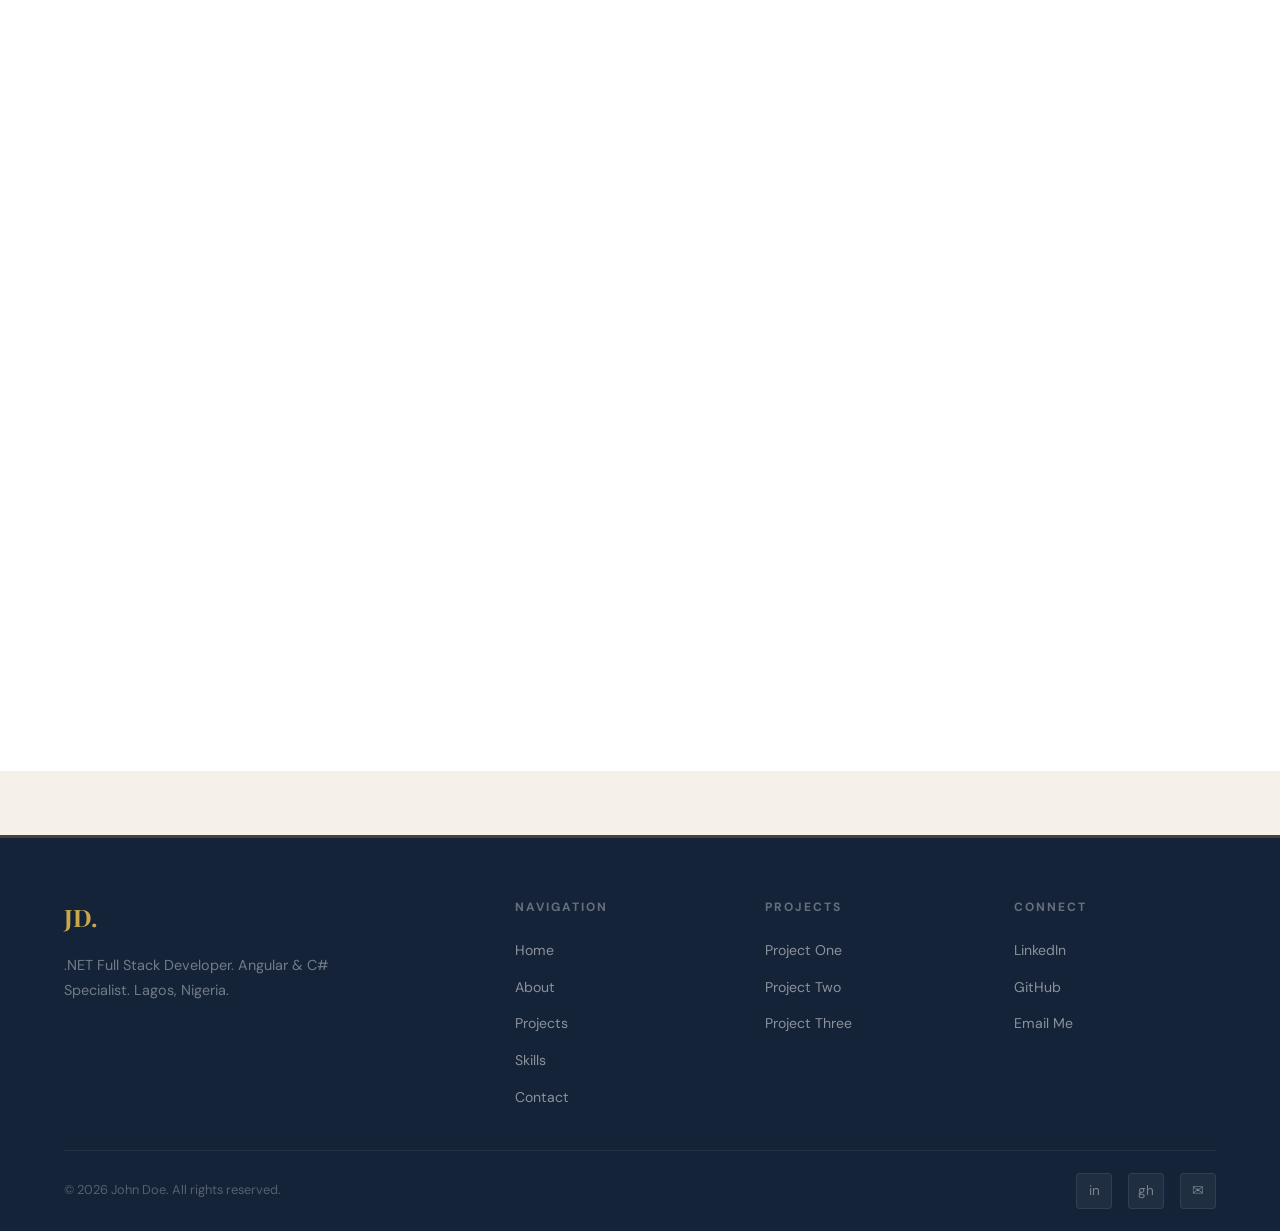
<file: projects.html>
<!DOCTYPE html>
<html lang="en">
<head>
  <meta charset="UTF-8"/>
  <meta name="viewport" content="width=device-width, initial-scale=1.0"/>
  <title>Projects — John Doe</title>
  <link rel="stylesheet" href="css/global.css"/>
  <style>
    #projects-section { background: var(--white); }
    .filter-bar {
      display: flex; gap: 0.6rem; flex-wrap: wrap; margin-bottom: 3rem;
    }
    .filter-btn {
      background: var(--cream); border: 1.5px solid var(--border-light);
      color: var(--text-muted); border-radius: 100px;
      padding: 7px 18px; font-size: 0.8rem; font-weight: 600;
      cursor: pointer; transition: all var(--transition);
      font-family: 'DM Sans', sans-serif;
    }
    .filter-btn:hover,
    .filter-btn.active {
      background: var(--navy); border-color: var(--navy);
      color: var(--white);
    }
    .projects-list { display: flex; flex-direction: column; gap: 2.5rem; }
    .project-row {
      display: grid; grid-template-columns: 280px 1fr;
      gap: 2.5rem; align-items: start;
      background: var(--cream); border-radius: var(--radius);
      overflow: hidden;
      border: 1px solid var(--border-light);
      transition: box-shadow var(--transition), transform var(--transition);
    }
    .project-row:hover {
      box-shadow: var(--shadow-lg);
      transform: translateY(-3px);
    }
    .project-row-thumb {
      height: 100%; min-height: 220px;
      background: var(--navy-light);
      display: flex; align-items: center; justify-content: center;
      position: relative; overflow: hidden;
    }
    .project-row-thumb-label {
      font-family: 'Playfair Display', serif;
      font-size: 2.5rem; font-weight: 900;
      color: rgba(201,168,76,0.25); letter-spacing: 3px;
    }
    .project-row-thumb-bar {
      position: absolute; left: 0; top: 0; bottom: 0;
      width: 4px; background: var(--gold);
    }
    .project-row-body { padding: 2rem 2rem 2rem 0; }
    .project-row-type {
      font-size: 0.72rem; font-weight: 700;
      letter-spacing: 2px; text-transform: uppercase;
      color: var(--gold); margin-bottom: 0.5rem;
    }
    .project-row-title {
      font-family: 'Playfair Display', serif;
      font-size: 1.5rem; font-weight: 800;
      color: var(--navy); margin-bottom: 0.8rem; line-height: 1.2;
    }
    .project-row-desc {
      font-size: 0.95rem; line-height: 1.8;
      color: var(--text-muted); margin-bottom: 1.2rem;
    }
    .project-row-highlights {
      display: flex; flex-direction: column; gap: 0.4rem;
      margin-bottom: 1.4rem;
    }
    .project-row-highlights li {
      font-size: 0.88rem; color: var(--text-muted);
      padding-left: 1.2rem; position: relative;
    }
    .project-row-highlights li::before {
      content: '✓'; position: absolute; left: 0;
      color: var(--gold); font-weight: 700; font-size: 0.78rem;
    }
    .project-row-stack { display: flex; flex-wrap: wrap; gap: 0.4rem; margin-bottom: 1.4rem; }
    .project-row-links { display: flex; gap: 1rem; align-items: center; }
    .project-row-link {
      font-size: 0.83rem; font-weight: 600;
      color: var(--navy); display: flex; align-items: center; gap: 5px;
      transition: color var(--transition);
    }
    .project-row-link:hover { color: var(--gold); }

    @media(max-width:800px){
      .project-row { grid-template-columns: 1fr; }
      .project-row-thumb { min-height: 160px; }
      .project-row-body { padding: 1.5rem; }
    }
  </style>
</head>
<body>

<nav class="site-nav">
  <a href="index.html" class="nav-logo">JD.</a>
  <ul class="nav-links">
    <li><a href="index.html">Home</a></li>
    <li><a href="about.html">About</a></li>
    <li><a href="projects.html">Projects</a></li>
    <li><a href="skills.html">Skills</a></li>
    <li><a href="contact.html">Contact</a></li>
  </ul>
  <a href="contact.html" class="nav-cta">Hire Me</a>
  <button class="nav-hamburger" aria-label="Menu"><span></span><span></span><span></span></button>
</nav>

<div class="page-hero">
  <div class="page-hero-bg"><div class="page-hero-grid"></div></div>
  <div class="page-hero-content">
    <div class="page-hero-breadcrumb"><a href="index.html">Home</a><span>/</span><span>Projects</span></div>
    <h1>My <span>Projects</span></h1>
    <p>A collection of projects I've contributed to or built — each with a real outcome, real users, and real lessons learned.</p>
  </div>
</div>

<section id="projects-section" class="section">
  <!-- FILTER BAR -->
  <div class="filter-bar">
    <button class="filter-btn active" onclick="filterProjects(this, 'all')">All Projects</button>
    <button class="filter-btn" onclick="filterProjects(this, 'enterprise')">Enterprise Apps</button>
    <button class="filter-btn" onclick="filterProjects(this, 'api')">APIs & Integrations</button>
    <button class="filter-btn" onclick="filterProjects(this, 'dashboard')">Dashboards</button>
    <button class="filter-btn" onclick="filterProjects(this, 'personal')">Personal Projects</button>
  </div>

  <div class="projects-list">

    <!-- PROJECT 1 — TODO: Replace all content with your real project -->
    <div class="project-row aos" data-category="enterprise">
      <div class="project-row-thumb">
        <div class="project-row-thumb-bar"></div>
        <span class="project-row-thumb-label">01</span>
      </div>
      <div class="project-row-body">
        <p class="project-row-type">Enterprise Web Application</p>
        <!-- TODO: Replace with real project name -->
        <h2 class="project-row-title">Project Title Goes Here</h2>
        <!-- TODO: Replace with real project description -->
        <p class="project-row-desc">
          2–3 sentences describing what this application does, who it serves, and the problem it solves.
          Mention scale where relevant — e.g. "used by 200+ staff across 3 offices" or "processing X records daily".
        </p>
        <!-- TODO: Replace with your real contributions -->
        <ul class="project-row-highlights">
          <li>Describe your specific contribution — e.g. "Designed and built the REST API layer from scratch"</li>
          <li>Another concrete achievement — e.g. "Reduced average query time by X% through index optimisation"</li>
          <li>Another one — e.g. "Led migration from .NET Framework to .NET 6"</li>
        </ul>
        <div class="project-row-stack">
          <span class="tag tag-dark">.NET 6</span>
          <span class="tag tag-dark">Angular 14</span>
          <span class="tag tag-dark">SQL Server</span>
          <span class="tag tag-dark">Azure</span>
          <span class="tag tag-dark">EF Core</span>
          <span class="tag tag-dark">JWT</span>
        </div>
        <div class="project-row-links">
          <a href="project-detail.html" class="btn btn-navy" style="padding:10px 22px;font-size:0.82rem;">Full Case Study →</a>
        </div>
      </div>
    </div>

    <!-- PROJECT 2 -->
    <div class="project-row aos" data-category="dashboard">
      <div class="project-row-thumb" style="background:#1a2e4a;">
        <div class="project-row-thumb-bar"></div>
        <span class="project-row-thumb-label">02</span>
      </div>
      <div class="project-row-body">
        <p class="project-row-type">Internal Dashboard / Reporting Tool</p>
        <h2 class="project-row-title">Project Title Goes Here</h2>
        <p class="project-row-desc">
          Describe the dashboard — what it monitored, reported, or managed. Who were the users 
          (operations team, management, clients)? What decisions did it support?
        </p>
        <ul class="project-row-highlights">
          <li>Specific contribution or feature you owned</li>
          <li>Technical challenge you solved — e.g. "Implemented real-time updates via SignalR"</li>
          <li>Business impact — e.g. "Replaced a manual Excel process, saving X hours per week"</li>
        </ul>
        <div class="project-row-stack">
          <span class="tag tag-dark">ASP.NET Core</span>
          <span class="tag tag-dark">Angular</span>
          <span class="tag tag-dark">SignalR</span>
          <span class="tag tag-dark">Chart.js</span>
          <span class="tag tag-dark">SQL Server</span>
        </div>
        <div class="project-row-links">
          <a href="project-detail.html" class="btn btn-navy" style="padding:10px 22px;font-size:0.82rem;">Full Case Study →</a>
        </div>
      </div>
    </div>

    <!-- PROJECT 3 -->
    <div class="project-row aos" data-category="api">
      <div class="project-row-thumb" style="background:#0f2035;">
        <div class="project-row-thumb-bar"></div>
        <span class="project-row-thumb-label">03</span>
      </div>
      <div class="project-row-body">
        <p class="project-row-type">API Integration / Microservice</p>
        <h2 class="project-row-title">Project Title Goes Here</h2>
        <p class="project-row-desc">
          Describe the integration — what systems were connected, what data was exchanged,
          and why it mattered to the product or business.
        </p>
        <ul class="project-row-highlights">
          <li>Technical approach — e.g. "Built a background service to sync data between two systems"</li>
          <li>Reliability or performance win — e.g. "Implemented retry logic and error queuing"</li>
          <li>Outcome — e.g. "Eliminated manual data entry for the ops team"</li>
        </ul>
        <div class="project-row-stack">
          <span class="tag tag-dark">C#</span>
          <span class="tag tag-dark">REST API</span>
          <span class="tag tag-dark">Docker</span>
          <span class="tag tag-dark">Background Services</span>
          <span class="tag tag-dark">SQL Server</span>
        </div>
        <div class="project-row-links">
          <a href="project-detail.html" class="btn btn-navy" style="padding:10px 22px;font-size:0.82rem;">Full Case Study →</a>
        </div>
      </div>
    </div>

    <!-- PROJECT 4 — Personal/GitHub project -->
    <div class="project-row aos" data-category="personal">
      <div class="project-row-thumb" style="background:#162840;">
        <div class="project-row-thumb-bar"></div>
        <span class="project-row-thumb-label">04</span>
      </div>
      <div class="project-row-body">
        <p class="project-row-type">Personal Project · Open Source</p>
        <h2 class="project-row-title">Personal Project Title</h2>
        <p class="project-row-desc">
          <!-- TODO: Great place to put a real GitHub project you've built -->
          Describe a personal project you built to learn or explore something. 
          What did you build, why did you build it, and what did you learn?
        </p>
        <ul class="project-row-highlights">
          <li>Key technical decision you made — e.g. "Used Clean Architecture with CQRS + MediatR"</li>
          <li>Something interesting you learned or implemented</li>
          <li>Current status — e.g. "Live at [URL]" or "Available on GitHub"</li>
        </ul>
        <div class="project-row-stack">
          <span class="tag tag-dark">.NET 8</span>
          <span class="tag tag-dark">Angular 17</span>
          <span class="tag tag-dark">Clean Architecture</span>
          <span class="tag tag-dark">CQRS</span>
          <span class="tag tag-dark">GitHub Actions</span>
        </div>
        <div class="project-row-links">
          <a href="project-detail.html" class="btn btn-navy" style="padding:10px 22px;font-size:0.82rem;">Full Case Study →</a>
          <!-- TODO: Uncomment and update when you have a live GitHub link -->
          <!-- <a href="https://github.com/yourusername/repo" class="project-row-link" target="_blank">GitHub →</a> -->
        </div>
      </div>
    </div>

  </div>
</section>

<footer class="site-footer">
  <div class="footer-main">
    <div class="footer-brand"><div class="footer-logo">JD.</div><p>.NET Full Stack Developer. Angular &amp; C# Specialist. Lagos, Nigeria.</p></div>
    <div class="footer-col"><h4>Navigation</h4><ul><li><a href="index.html">Home</a></li><li><a href="about.html">About</a></li><li><a href="projects.html">Projects</a></li><li><a href="skills.html">Skills</a></li><li><a href="contact.html">Contact</a></li></ul></div>
    <div class="footer-col"><h4>Projects</h4><ul><li><a href="project-detail.html">Project One</a></li><li><a href="project-detail.html">Project Two</a></li><li><a href="project-detail.html">Project Three</a></li></ul></div>
    <div class="footer-col"><h4>Connect</h4><ul><li><a href="#">LinkedIn</a></li><li><a href="#">GitHub</a></li><li><a href="contact.html">Email Me</a></li></ul></div>
  </div>
  <div class="footer-bottom">
    <p>© 2026 John Doe. All rights reserved.</p>
    <div class="footer-socials"><a href="#" title="LinkedIn">in</a><a href="#" title="GitHub">gh</a><a href="contact.html" title="Email">✉</a></div>
  </div>
</footer>

<script src="js/main.js"></script>
<script>
function filterProjects(btn, category) {
  document.querySelectorAll('.filter-btn').forEach(b => b.classList.remove('active'));
  btn.classList.add('active');
  document.querySelectorAll('.project-row').forEach(card => {
    const show = category === 'all' || card.dataset.category === category;
    card.style.display = show ? 'grid' : 'none';
  });
}
</script>
</body>
</html>
</file>
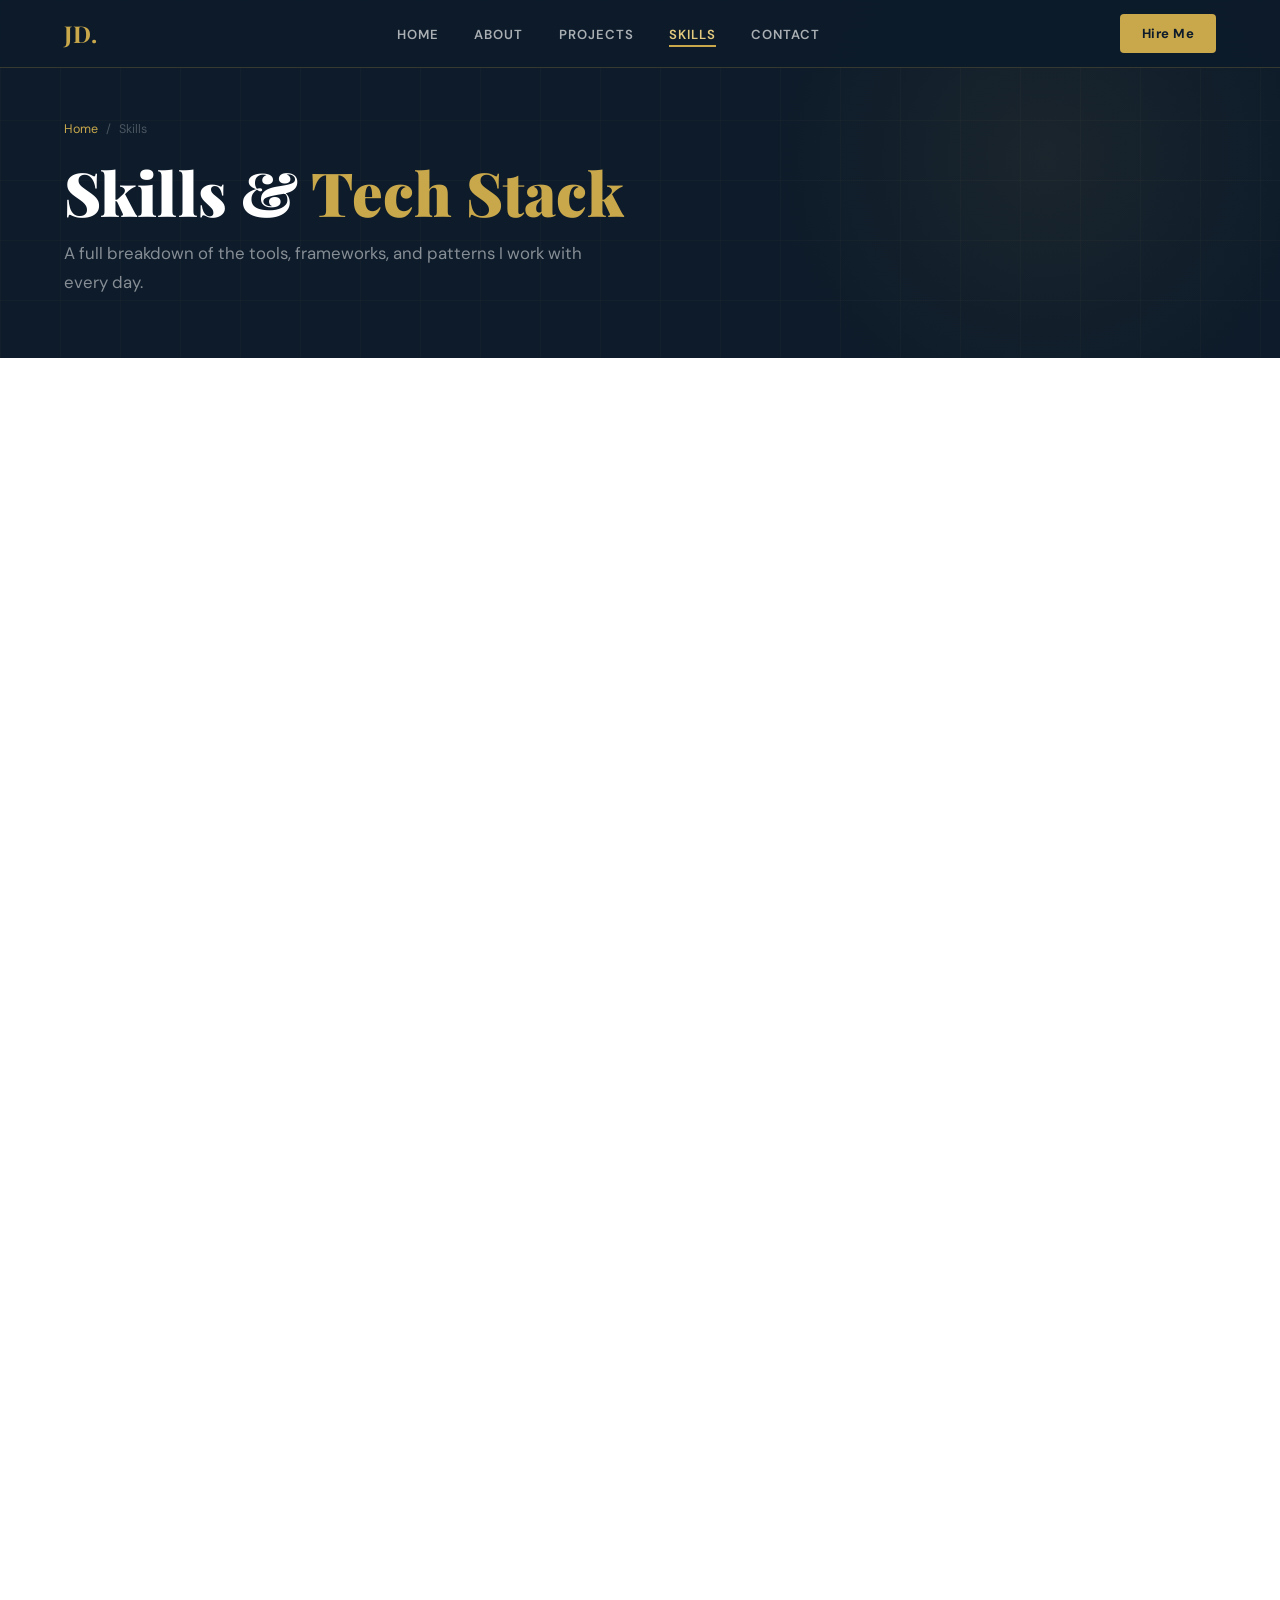
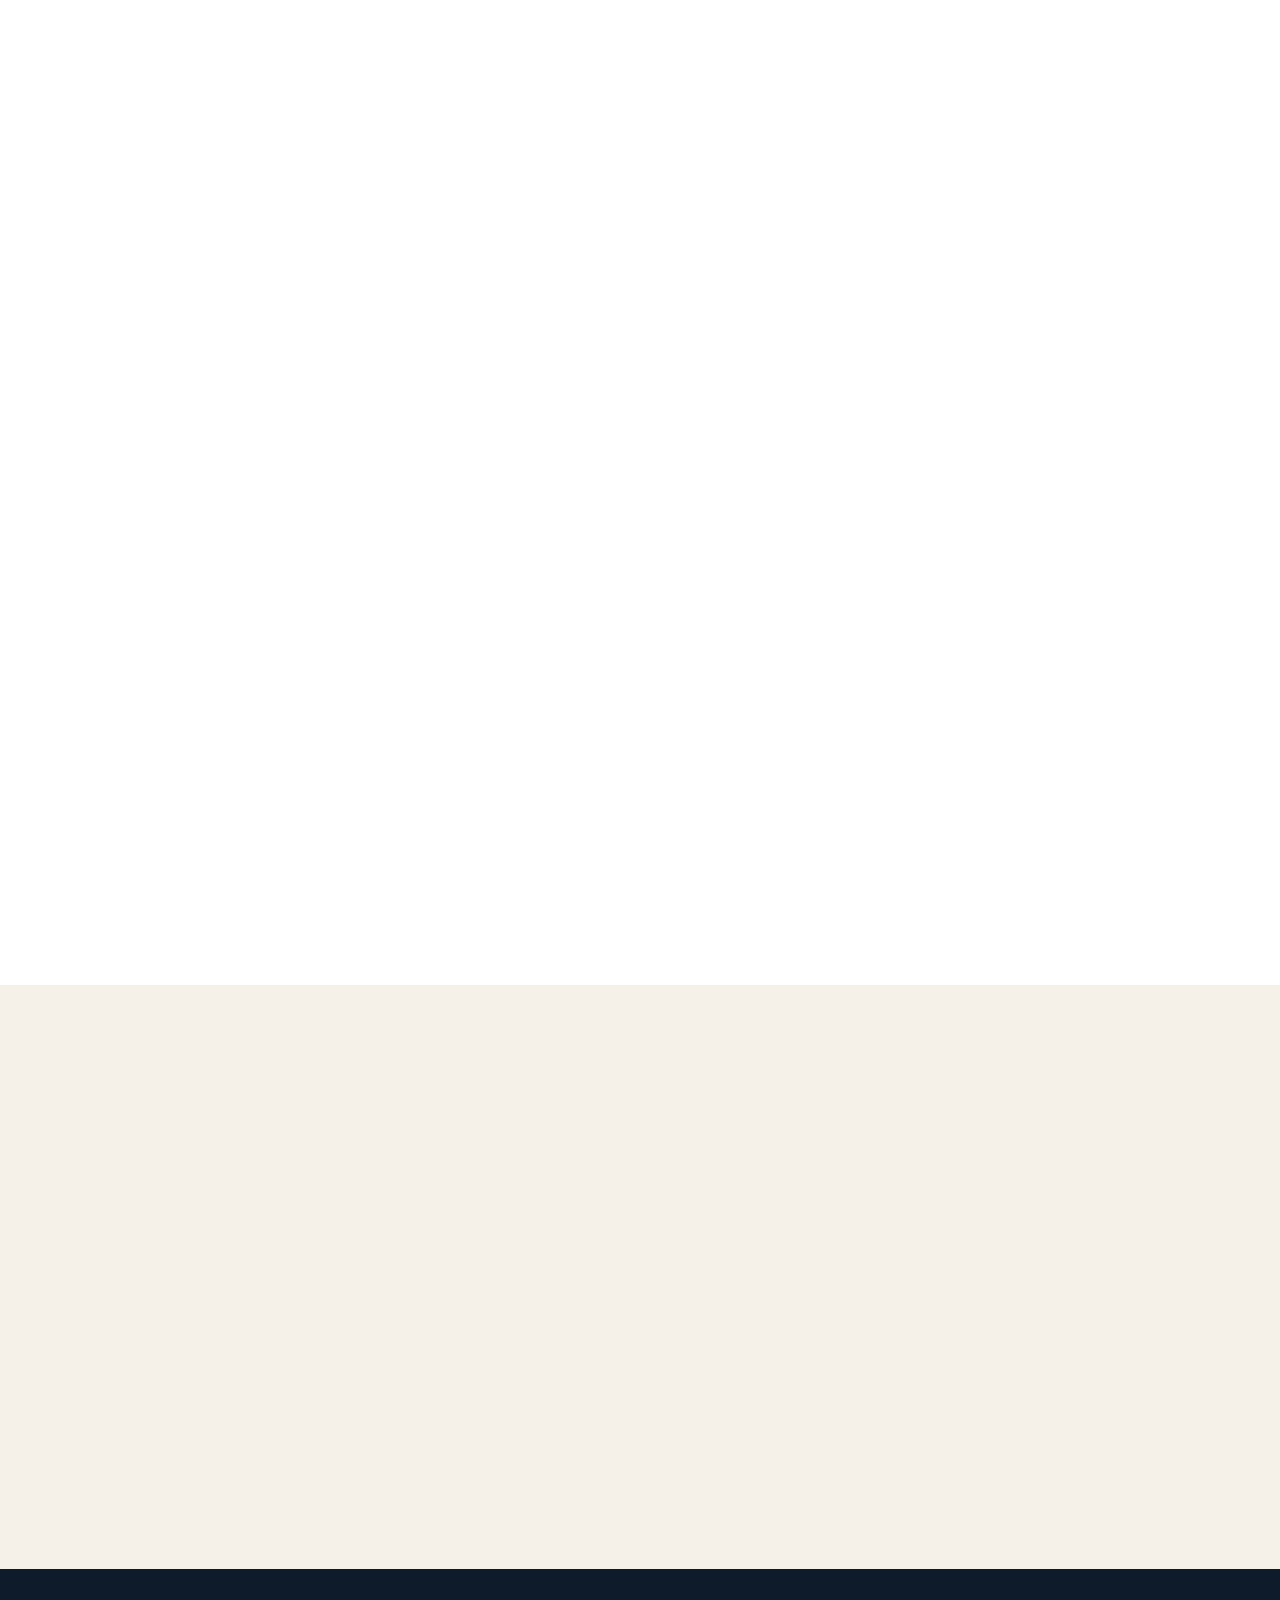
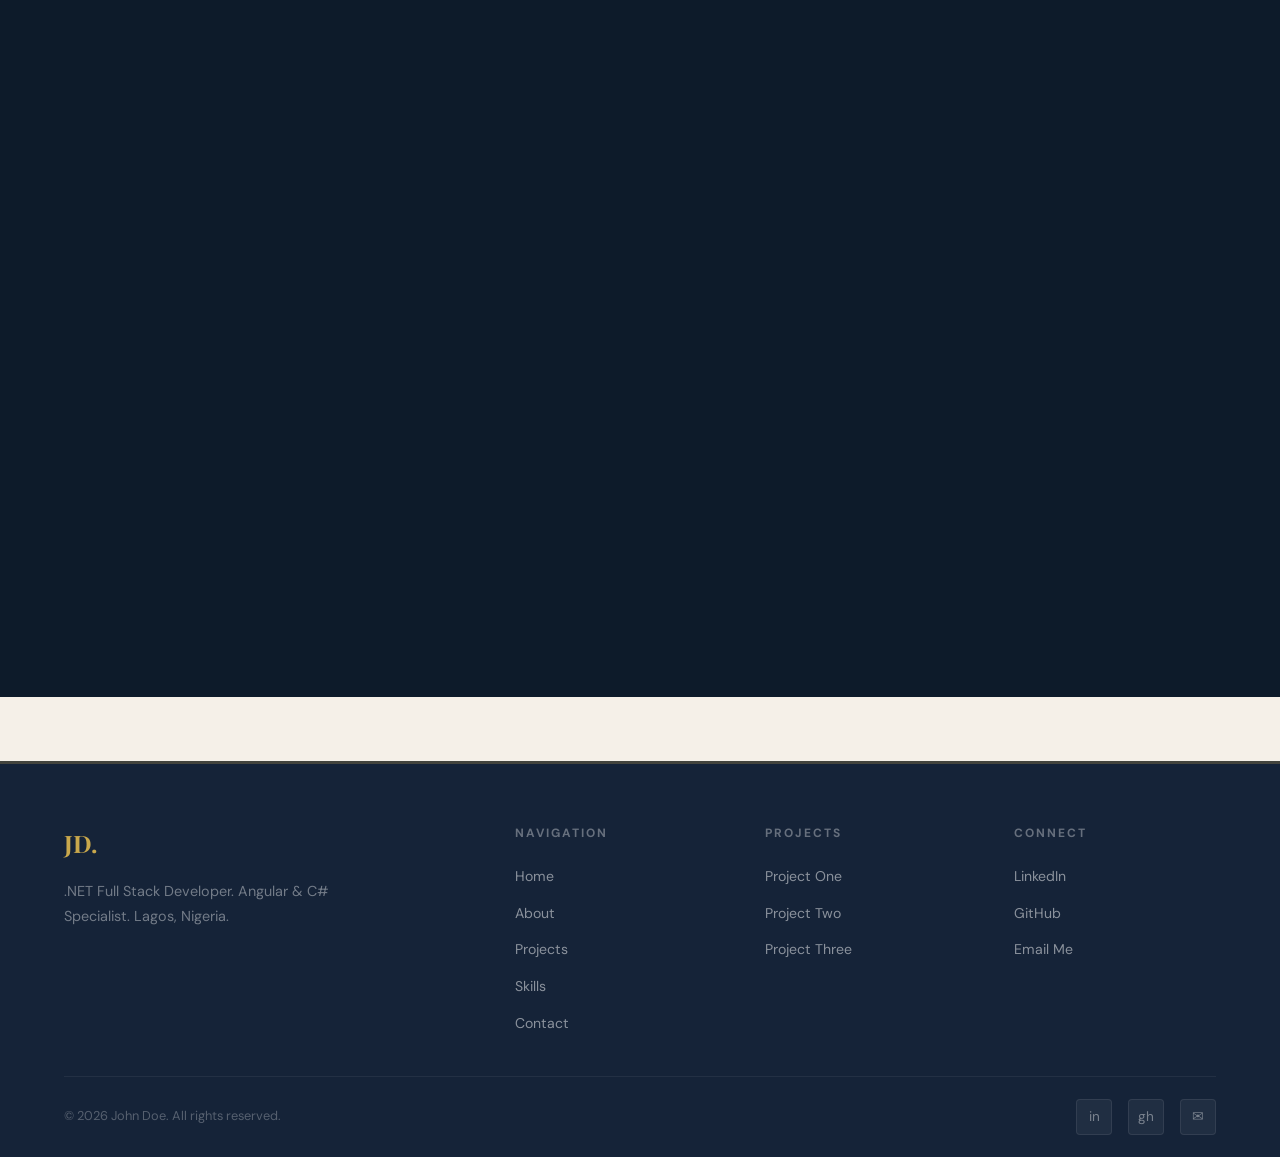
<file: skills.html>
<!DOCTYPE html>
<html lang="en">
<head>
  <meta charset="UTF-8"/>
  <meta name="viewport" content="width=device-width, initial-scale=1.0"/>
  <title>Skills — John Doe</title>
  <link rel="stylesheet" href="css/global.css"/>
  <style>
    #skills-main { background: var(--white); }
    /* ── SKILL GROUPS ── */
    .skill-group { margin-bottom: 4rem; }
    .skill-group-header {
      display: flex; align-items: center; gap: 1rem;
      margin-bottom: 2rem; padding-bottom: 1rem;
      border-bottom: 1px solid var(--border-light);
    }
    .skill-group-icon {
      width: 52px; height: 52px;
      background: var(--navy); border-radius: 12px;
      display: flex; align-items: center; justify-content: center;
      font-size: 1.3rem; flex-shrink: 0;
    }
    .skill-group-header h2 {
      font-family: 'Playfair Display', serif;
      font-size: 1.6rem; font-weight: 800; color: var(--navy);
    }
    .skill-group-header p {
      font-size: 0.88rem; color: var(--text-muted); margin-top: 2px;
    }
    /* ── SKILL BARS ── */
    .skill-bars { display: flex; flex-direction: column; gap: 1.2rem; }
    .skill-bar-item {}
    .skill-bar-header {
      display: flex; justify-content: space-between; align-items: center;
      margin-bottom: 6px;
    }
    .skill-bar-name { font-size: 0.92rem; font-weight: 600; color: var(--navy); }
    .skill-bar-level { font-size: 0.78rem; font-weight: 600; color: var(--gold); }
    .skill-bar-track {
      height: 6px; background: var(--cream-dark); border-radius: 3px; overflow: hidden;
    }
    .skill-bar-fill {
      height: 100%; background: linear-gradient(90deg, var(--navy), var(--navy-light));
      border-radius: 3px; width: 0; transition: width 1.2s cubic-bezier(0.4,0,0.2,1);
    }
    .skill-bar-fill.animated { width: var(--pct); }
    /* ── TECH GRID ── */
    .tech-grid {
      display: grid; grid-template-columns: repeat(auto-fill, minmax(130px, 1fr)); gap: 0.8rem;
    }
    .tech-item {
      background: var(--cream); border: 1px solid var(--border-light);
      border-radius: var(--radius); padding: 1rem;
      display: flex; flex-direction: column; align-items: center; gap: 0.5rem;
      text-align: center; cursor: default;
      transition: all var(--transition);
    }
    .tech-item:hover {
      background: var(--navy); border-color: var(--navy);
      transform: translateY(-3px); box-shadow: var(--shadow);
    }
    .tech-item:hover .tech-name { color: var(--white); }
    .tech-item:hover .tech-label { color: rgba(255,255,255,0.45); }
    .tech-emoji { font-size: 1.6rem; line-height: 1; }
    .tech-name { font-size: 0.85rem; font-weight: 600; color: var(--navy); }
    .tech-label { font-size: 0.7rem; color: var(--text-muted); }

    /* ── TOOLS SECTION ── */
    #tools-section { background: var(--cream); }
    .tools-grid {
      display: grid; grid-template-columns: repeat(auto-fill, minmax(200px,1fr)); gap: 1rem;
    }
    .tool-card {
      background: var(--white); border: 1px solid var(--border-light);
      border-radius: var(--radius); padding: 1.2rem 1.4rem;
      display: flex; align-items: center; gap: 12px;
      transition: all var(--transition);
    }
    .tool-card:hover {
      border-color: var(--border); box-shadow: var(--shadow);
      transform: translateY(-2px);
    }
    .tool-icon { font-size: 1.3rem; flex-shrink: 0; }
    .tool-name { font-size: 0.9rem; font-weight: 600; color: var(--navy); }
    .tool-use { font-size: 0.75rem; color: var(--text-muted); }

    /* ── LEARNING SECTION ── */
    #learning { background: var(--navy); }
    .learning-grid { display: grid; grid-template-columns: 1fr 1fr; gap: 1.5rem; }
    .learning-card {
      background: rgba(255,255,255,0.04);
      border: 1px solid var(--border);
      border-radius: var(--radius); padding: 1.8rem;
      transition: background var(--transition), transform var(--transition);
    }
    .learning-card:hover {
      background: rgba(201,168,76,0.07);
      transform: translateY(-3px);
    }
    .learning-card h3 {
      font-family: 'Playfair Display', serif;
      font-size: 1.1rem; font-weight: 700;
      color: var(--white); margin-bottom: 0.5rem;
    }
    .learning-card p { font-size: 0.88rem; line-height: 1.7; color: rgba(255,255,255,0.45); }

    @media(max-width:700px){
      .learning-grid { grid-template-columns: 1fr; }
    }
  </style>
</head>
<body>

<nav class="site-nav">
  <a href="index.html" class="nav-logo">JD.</a>
  <ul class="nav-links">
    <li><a href="index.html">Home</a></li>
    <li><a href="about.html">About</a></li>
    <li><a href="projects.html">Projects</a></li>
    <li><a href="skills.html">Skills</a></li>
    <li><a href="contact.html">Contact</a></li>
  </ul>
  <a href="contact.html" class="nav-cta">Hire Me</a>
  <button class="nav-hamburger" aria-label="Menu"><span></span><span></span><span></span></button>
</nav>

<div class="page-hero">
  <div class="page-hero-bg"><div class="page-hero-grid"></div></div>
  <div class="page-hero-content">
    <div class="page-hero-breadcrumb"><a href="index.html">Home</a><span>/</span><span>Skills</span></div>
    <h1>Skills &amp; <span>Tech Stack</span></h1>
    <p>A full breakdown of the tools, frameworks, and patterns I work with every day.</p>
  </div>
</div>

<section id="skills-main" class="section">

  <!-- BACKEND -->
  <div class="skill-group aos">
    <div class="skill-group-header">
      <div class="skill-group-icon">⚙️</div>
      <div><h2>Backend Development</h2><p>C#, .NET ecosystem, APIs, and server-side architecture</p></div>
    </div>
    <div style="display:grid;grid-template-columns:1fr 1fr;gap:3rem;">
      <div class="skill-bars">
        <!-- TODO: Adjust percentages to honestly reflect your skill level -->
        <div class="skill-bar-item"><div class="skill-bar-header"><span class="skill-bar-name">C# / .NET</span><span class="skill-bar-level">Advanced</span></div><div class="skill-bar-track"><div class="skill-bar-fill" style="--pct:90%;"></div></div></div>
        <div class="skill-bar-item"><div class="skill-bar-header"><span class="skill-bar-name">ASP.NET Core Web API</span><span class="skill-bar-level">Advanced</span></div><div class="skill-bar-track"><div class="skill-bar-fill" style="--pct:88%;"></div></div></div>
        <div class="skill-bar-item"><div class="skill-bar-header"><span class="skill-bar-name">Entity Framework Core</span><span class="skill-bar-level">Advanced</span></div><div class="skill-bar-track"><div class="skill-bar-fill" style="--pct:85%;"></div></div></div>
        <div class="skill-bar-item"><div class="skill-bar-header"><span class="skill-bar-name">Clean Architecture / CQRS</span><span class="skill-bar-level">Proficient</span></div><div class="skill-bar-track"><div class="skill-bar-fill" style="--pct:80%;"></div></div></div>
        <div class="skill-bar-item"><div class="skill-bar-header"><span class="skill-bar-name">SignalR</span><span class="skill-bar-level">Proficient</span></div><div class="skill-bar-track"><div class="skill-bar-fill" style="--pct:72%;"></div></div></div>
      </div>
      <div class="tech-grid">
        <div class="tech-item"><span class="tech-emoji">⚡</span><span class="tech-name">C#</span><span class="tech-label">Primary Language</span></div>
        <div class="tech-item"><span class="tech-emoji">🔷</span><span class="tech-name">.NET 6/8</span><span class="tech-label">Runtime</span></div>
        <div class="tech-item"><span class="tech-emoji">🌐</span><span class="tech-name">Web API</span><span class="tech-label">REST</span></div>
        <div class="tech-item"><span class="tech-emoji">📡</span><span class="tech-name">SignalR</span><span class="tech-label">Real-time</span></div>
        <div class="tech-item"><span class="tech-emoji">🔀</span><span class="tech-name">MediatR</span><span class="tech-label">CQRS</span></div>
        <div class="tech-item"><span class="tech-emoji">🗺️</span><span class="tech-name">AutoMapper</span><span class="tech-label">Mapping</span></div>
        <div class="tech-item"><span class="tech-emoji">✅</span><span class="tech-name">FluentVal.</span><span class="tech-label">Validation</span></div>
        <div class="tech-item"><span class="tech-emoji">🧪</span><span class="tech-name">xUnit</span><span class="tech-label">Testing</span></div>
      </div>
    </div>
  </div>

  <!-- FRONTEND -->
  <div class="skill-group aos">
    <div class="skill-group-header">
      <div class="skill-group-icon">🎨</div>
      <div><h2>Frontend Development</h2><p>Angular, TypeScript, and responsive UI development</p></div>
    </div>
    <div style="display:grid;grid-template-columns:1fr 1fr;gap:3rem;">
      <div class="skill-bars">
        <div class="skill-bar-item"><div class="skill-bar-header"><span class="skill-bar-name">Angular (14+)</span><span class="skill-bar-level">Advanced</span></div><div class="skill-bar-track"><div class="skill-bar-fill" style="--pct:87%;"></div></div></div>
        <div class="skill-bar-item"><div class="skill-bar-header"><span class="skill-bar-name">TypeScript</span><span class="skill-bar-level">Advanced</span></div><div class="skill-bar-track"><div class="skill-bar-fill" style="--pct:85%;"></div></div></div>
        <div class="skill-bar-item"><div class="skill-bar-header"><span class="skill-bar-name">RxJS</span><span class="skill-bar-level">Proficient</span></div><div class="skill-bar-track"><div class="skill-bar-fill" style="--pct:78%;"></div></div></div>
        <div class="skill-bar-item"><div class="skill-bar-header"><span class="skill-bar-name">NgRx (State Management)</span><span class="skill-bar-level">Proficient</span></div><div class="skill-bar-track"><div class="skill-bar-fill" style="--pct:72%;"></div></div></div>
        <div class="skill-bar-item"><div class="skill-bar-header"><span class="skill-bar-name">HTML5 / SCSS</span><span class="skill-bar-level">Advanced</span></div><div class="skill-bar-track"><div class="skill-bar-fill" style="--pct:88%;"></div></div></div>
      </div>
      <div class="tech-grid">
        <div class="tech-item"><span class="tech-emoji">🅰️</span><span class="tech-name">Angular</span><span class="tech-label">Framework</span></div>
        <div class="tech-item"><span class="tech-emoji">🔷</span><span class="tech-name">TypeScript</span><span class="tech-label">Language</span></div>
        <div class="tech-item"><span class="tech-emoji">🔄</span><span class="tech-name">RxJS</span><span class="tech-label">Reactive</span></div>
        <div class="tech-item"><span class="tech-emoji">🗂️</span><span class="tech-name">NgRx</span><span class="tech-label">State Mgmt</span></div>
        <div class="tech-item"><span class="tech-emoji">🎨</span><span class="tech-name">Ang. Material</span><span class="tech-label">UI Library</span></div>
        <div class="tech-item"><span class="tech-emoji">💄</span><span class="tech-name">SCSS</span><span class="tech-label">Styling</span></div>
        <div class="tech-item"><span class="tech-emoji">📋</span><span class="tech-name">Reactive Forms</span><span class="tech-label">Forms</span></div>
        <div class="tech-item"><span class="tech-emoji">🔒</span><span class="tech-name">Guards / Resolvers</span><span class="tech-label">Routing</span></div>
      </div>
    </div>
  </div>

  <!-- DATA -->
  <div class="skill-group aos">
    <div class="skill-group-header">
      <div class="skill-group-icon">🗄️</div>
      <div><h2>Data &amp; Persistence</h2><p>Databases, ORMs, and data access patterns</p></div>
    </div>
    <div class="skill-bars">
      <div class="skill-bar-item"><div class="skill-bar-header"><span class="skill-bar-name">SQL Server</span><span class="skill-bar-level">Advanced</span></div><div class="skill-bar-track"><div class="skill-bar-fill" style="--pct:88%;"></div></div></div>
      <div class="skill-bar-item"><div class="skill-bar-header"><span class="skill-bar-name">Entity Framework Core</span><span class="skill-bar-level">Advanced</span></div><div class="skill-bar-track"><div class="skill-bar-fill" style="--pct:85%;"></div></div></div>
      <div class="skill-bar-item"><div class="skill-bar-header"><span class="skill-bar-name">Dapper</span><span class="skill-bar-level">Proficient</span></div><div class="skill-bar-track"><div class="skill-bar-fill" style="--pct:75%;"></div></div></div>
      <div class="skill-bar-item"><div class="skill-bar-header"><span class="skill-bar-name">Redis (Caching)</span><span class="skill-bar-level">Familiar</span></div><div class="skill-bar-track"><div class="skill-bar-fill" style="--pct:60%;"></div></div></div>
    </div>
  </div>

  <!-- CLOUD & AUTH -->
  <div class="skill-group aos">
    <div class="skill-group-header">
      <div class="skill-group-icon">☁️</div>
      <div><h2>Cloud, DevOps &amp; Auth</h2><p>Azure, deployment, security, and CI/CD</p></div>
    </div>
    <div style="display:grid;grid-template-columns:1fr 1fr;gap:3rem;">
      <div class="skill-bars">
        <div class="skill-bar-item"><div class="skill-bar-header"><span class="skill-bar-name">Azure (App Services, etc.)</span><span class="skill-bar-level">Proficient</span></div><div class="skill-bar-track"><div class="skill-bar-fill" style="--pct:75%;"></div></div></div>
        <div class="skill-bar-item"><div class="skill-bar-header"><span class="skill-bar-name">Azure DevOps / CI-CD</span><span class="skill-bar-level">Proficient</span></div><div class="skill-bar-track"><div class="skill-bar-fill" style="--pct:72%;"></div></div></div>
        <div class="skill-bar-item"><div class="skill-bar-header"><span class="skill-bar-name">Docker</span><span class="skill-bar-level">Familiar</span></div><div class="skill-bar-track"><div class="skill-bar-fill" style="--pct:60%;"></div></div></div>
        <div class="skill-bar-item"><div class="skill-bar-header"><span class="skill-bar-name">JWT / OAuth 2.0</span><span class="skill-bar-level">Advanced</span></div><div class="skill-bar-track"><div class="skill-bar-fill" style="--pct:85%;"></div></div></div>
      </div>
      <div class="tech-grid">
        <div class="tech-item"><span class="tech-emoji">☁️</span><span class="tech-name">Azure</span><span class="tech-label">Cloud</span></div>
        <div class="tech-item"><span class="tech-emoji">🐳</span><span class="tech-name">Docker</span><span class="tech-label">Containers</span></div>
        <div class="tech-item"><span class="tech-emoji">🔁</span><span class="tech-name">CI/CD</span><span class="tech-label">Pipelines</span></div>
        <div class="tech-item"><span class="tech-emoji">🔑</span><span class="tech-name">JWT</span><span class="tech-label">Auth</span></div>
        <div class="tech-item"><span class="tech-emoji">🔐</span><span class="tech-name">OAuth 2.0</span><span class="tech-label">Auth</span></div>
        <div class="tech-item"><span class="tech-emoji">🛡️</span><span class="tech-name">ASP.NET Identity</span><span class="tech-label">Auth</span></div>
        <div class="tech-item"><span class="tech-emoji">🌍</span><span class="tech-name">IIS</span><span class="tech-label">Hosting</span></div>
        <div class="tech-item"><span class="tech-emoji">🔀</span><span class="tech-name">Git</span><span class="tech-label">Version Control</span></div>
      </div>
    </div>
  </div>

</section>

<!-- TOOLS -->
<section id="tools-section" class="section">
  <div class="section-header aos">
    <p class="section-label">Day-to-Day Toolkit</p>
    <h2 class="section-title">Tools I Use</h2>
    <div class="gold-divider"></div>
  </div>
  <div class="tools-grid">
    <div class="tool-card aos"><span class="tool-icon">💻</span><div><div class="tool-name">Visual Studio</div><div class="tool-use">Primary IDE</div></div></div>
    <div class="tool-card aos aos-delay-1"><span class="tool-icon">📝</span><div><div class="tool-name">VS Code</div><div class="tool-use">Frontend & scripting</div></div></div>
    <div class="tool-card aos aos-delay-2"><span class="tool-icon">🗃️</span><div><div class="tool-name">SSMS</div><div class="tool-use">SQL Server Management</div></div></div>
    <div class="tool-card aos"><span class="tool-icon">📡</span><div><div class="tool-name">Postman</div><div class="tool-use">API testing</div></div></div>
    <div class="tool-card aos aos-delay-1"><span class="tool-icon">🐙</span><div><div class="tool-name">GitHub / Azure Repos</div><div class="tool-use">Source control</div></div></div>
    <div class="tool-card aos aos-delay-2"><span class="tool-icon">🏃</span><div><div class="tool-name">Azure DevOps</div><div class="tool-use">Pipelines & boards</div></div></div>
    <div class="tool-card aos"><span class="tool-icon">🐳</span><div><div class="tool-name">Docker Desktop</div><div class="tool-use">Containerisation</div></div></div>
    <div class="tool-card aos aos-delay-1"><span class="tool-icon">📋</span><div><div class="tool-name">Jira</div><div class="tool-use">Project management</div></div></div>
    <div class="tool-card aos aos-delay-2"><span class="tool-icon">🎨</span><div><div class="tool-name">Figma</div><div class="tool-use">UI reference / wireframes</div></div></div>
  </div>
</section>

<!-- CURRENTLY LEARNING -->
<section id="learning" class="section">
  <div class="section-header aos">
    <p class="section-label">Always Growing</p>
    <h2 class="section-title light">Currently Learning</h2>
    <div class="gold-divider"></div>
    <p class="section-subtitle light">The things I'm actively exploring and investing time in right now.</p>
  </div>
  <div class="learning-grid">
    <!-- TODO: Replace with what you're actually learning -->
    <div class="learning-card aos"><h3>☁️ Azure Cloud (AZ-204)</h3><p>Deepening my Azure knowledge — Blob Storage, Service Bus, Azure Functions, and App Service deployment patterns.</p></div>
    <div class="learning-card aos aos-delay-1"><h3>🧩 Microservices Architecture</h3><p>Exploring how to decompose monolithic .NET apps into microservices — service discovery, messaging, and distributed data.</p></div>
    <div class="learning-card aos aos-delay-2"><h3>🅰️ Angular 17 Signals</h3><p>Keeping up with the new Angular reactivity model and standalone components — the future of Angular development.</p></div>
    <div class="learning-card aos aos-delay-3"><h3>🧪 Test-Driven Development</h3><p>Improving discipline around writing tests first — unit tests with xUnit and Moq, integration tests with WebApplicationFactory.</p></div>
  </div>
</section>

<footer class="site-footer">
  <div class="footer-main">
    <div class="footer-brand"><div class="footer-logo">JD.</div><p>.NET Full Stack Developer. Angular &amp; C# Specialist. Lagos, Nigeria.</p></div>
    <div class="footer-col"><h4>Navigation</h4><ul><li><a href="index.html">Home</a></li><li><a href="about.html">About</a></li><li><a href="projects.html">Projects</a></li><li><a href="skills.html">Skills</a></li><li><a href="contact.html">Contact</a></li></ul></div>
    <div class="footer-col"><h4>Projects</h4><ul><li><a href="project-detail.html">Project One</a></li><li><a href="project-detail.html">Project Two</a></li><li><a href="project-detail.html">Project Three</a></li></ul></div>
    <div class="footer-col"><h4>Connect</h4><ul><li><a href="#">LinkedIn</a></li><li><a href="#">GitHub</a></li><li><a href="contact.html">Email Me</a></li></ul></div>
  </div>
  <div class="footer-bottom">
    <p>© 2026 John Doe. All rights reserved.</p>
    <div class="footer-socials"><a href="#" title="LinkedIn">in</a><a href="#" title="GitHub">gh</a><a href="contact.html" title="Email">✉</a></div>
  </div>
</footer>
<script src="js/main.js"></script>
<script>
  // Animate skill bars when they enter view
  const barObserver = new IntersectionObserver((entries) => {
    entries.forEach(e => {
      if (e.isIntersecting) {
        e.target.querySelectorAll('.skill-bar-fill').forEach(bar => bar.classList.add('animated'));
      }
    });
  }, { threshold: 0.2 });
  document.querySelectorAll('.skill-group').forEach(g => barObserver.observe(g));
</script>
</body>
</html>
</file>
<file: css/style.css>
/* ============================================================
   PORTFOLIO — SHARED STYLESHEET
   .NET Full Stack Developer | Angular Specialist
   ============================================================ */

@import url('https://fonts.googleapis.com/css2?family=Playfair+Display:wght@400;700;900&family=DM+Sans:ital,wght@0,300;0,400;0,500;0,600;1,300&display=swap');

/* ── CSS VARIABLES ── */
:root {
  --navy:        #0d1b2a;
  --navy-mid:    #152338;
  --navy-light:  #1e3354;
  --navy-hover:  #243d66;
  --gold:        #c9a84c;
  --gold-light:  #e2c97e;
  --gold-pale:   rgba(201,168,76,0.12);
  --cream:       #f5f0e8;
  --cream-dark:  #ede6d6;
  --white:       #ffffff;
  --text-main:   #1a1a2e;
  --text-muted:  #5a6478;
  --border:      rgba(201,168,76,0.25);
  --border-light:rgba(13,27,42,0.08);
  --shadow:      0 8px 40px rgba(13,27,42,0.12);
  --shadow-lg:   0 20px 60px rgba(13,27,42,0.18);
  --radius:      8px;
  --radius-sm:   4px;
}

/* ── RESET ── */
*, *::before, *::after { box-sizing: border-box; margin: 0; padding: 0; }
html { scroll-behavior: smooth; font-size: 16px; }
body {
  font-family: 'DM Sans', sans-serif;
  background: var(--cream);
  color: var(--text-main);
  overflow-x: hidden;
  line-height: 1.6;
}
img { max-width: 100%; display: block; }
a { text-decoration: none; color: inherit; }
ul { list-style: none; }

/* ── NAVIGATION ── */
nav {
  position: fixed; top: 0; left: 0; right: 0; z-index: 200;
  background: rgba(13,27,42,0.97);
  backdrop-filter: blur(12px);
  border-bottom: 1px solid var(--border);
  height: 68px;
  display: flex; align-items: center;
  padding: 0 5%;
  justify-content: space-between;
}
.nav-logo {
  font-family: 'Playfair Display', serif;
  font-size: 1.5rem; font-weight: 700;
  color: var(--gold);
  letter-spacing: 0.5px;
}
.nav-links {
  display: flex; gap: 2.2rem; align-items: center;
}
.nav-links a {
  color: rgba(255,255,255,0.65);
  font-size: 0.82rem; font-weight: 500;
  letter-spacing: 1px; text-transform: uppercase;
  transition: color 0.2s;
  position: relative;
}
.nav-links a::after {
  content: '';
  position: absolute; bottom: -4px; left: 0; right: 0;
  height: 2px; background: var(--gold);
  transform: scaleX(0);
  transition: transform 0.2s;
  transform-origin: left;
}
.nav-links a:hover,
.nav-links a.active { color: var(--gold-light); }
.nav-links a:hover::after,
.nav-links a.active::after { transform: scaleX(1); }
.nav-cta {
  background: var(--gold);
  color: var(--navy) !important;
  padding: 9px 22px;
  border-radius: var(--radius-sm);
  font-weight: 700 !important;
  font-size: 0.82rem !important;
  letter-spacing: 0.5px !important;
  transition: background 0.2s, transform 0.2s !important;
}
.nav-cta::after { display: none !important; }
.nav-cta:hover {
  background: var(--gold-light) !important;
  color: var(--navy) !important;
  transform: translateY(-1px);
}
.hamburger {
  display: none;
  flex-direction: column; gap: 5px;
  cursor: pointer; padding: 4px;
}
.hamburger span {
  display: block; width: 24px; height: 2px;
  background: var(--gold);
  transition: all 0.3s;
}
.mobile-menu {
  display: none;
  position: fixed; top: 68px; left: 0; right: 0;
  background: var(--navy-mid);
  border-bottom: 1px solid var(--border);
  padding: 1.5rem 5%;
  flex-direction: column; gap: 1.2rem;
  z-index: 199;
}
.mobile-menu a {
  color: rgba(255,255,255,0.7);
  font-size: 0.95rem; font-weight: 500;
  padding: 0.5rem 0;
  border-bottom: 1px solid rgba(255,255,255,0.05);
  transition: color 0.2s;
}
.mobile-menu a:hover { color: var(--gold-light); }
.mobile-menu.open { display: flex; }

/* ── PAGE WRAPPER ── */
.page-wrap { padding-top: 68px; }

/* ── SECTION BASE ── */
section { padding: 100px 5%; }
.section-label {
  font-size: 0.72rem; font-weight: 700;
  letter-spacing: 2.5px; text-transform: uppercase;
  color: var(--gold); margin-bottom: 0.5rem;
}
.section-title {
  font-family: 'Playfair Display', serif;
  font-size: clamp(2rem, 4vw, 3rem);
  font-weight: 800; line-height: 1.15;
  color: var(--navy); margin-bottom: 0.8rem;
}
.section-title.light { color: var(--white); }
.section-subtitle {
  font-size: 1.02rem; line-height: 1.8;
  color: var(--text-muted); max-width: 560px;
}
.section-subtitle.light { color: rgba(255,255,255,0.5); }
.section-header { margin-bottom: 4rem; }
.gold-divider {
  width: 56px; height: 3px;
  background: var(--gold);
  border-radius: 2px;
  margin: 0.8rem 0 1.8rem;
}

/* ── BUTTONS ── */
.btn-primary {
  display: inline-block;
  background: var(--gold); color: var(--navy);
  padding: 13px 30px; border-radius: var(--radius-sm);
  font-weight: 700; font-size: 0.9rem; letter-spacing: 0.5px;
  border: 2px solid var(--gold);
  transition: background 0.2s, transform 0.2s, box-shadow 0.2s;
  cursor: pointer; font-family: 'DM Sans', sans-serif;
}
.btn-primary:hover {
  background: var(--gold-light); border-color: var(--gold-light);
  transform: translateY(-2px);
  box-shadow: 0 8px 24px rgba(201,168,76,0.3);
}
.btn-outline {
  display: inline-block;
  background: transparent; color: rgba(255,255,255,0.8);
  padding: 13px 30px; border-radius: var(--radius-sm);
  font-weight: 600; font-size: 0.9rem; letter-spacing: 0.5px;
  border: 2px solid rgba(255,255,255,0.2);
  transition: border-color 0.2s, color 0.2s, transform 0.2s;
  cursor: pointer; font-family: 'DM Sans', sans-serif;
}
.btn-outline:hover {
  border-color: var(--gold); color: var(--gold-light);
  transform: translateY(-2px);
}
.btn-outline.dark {
  color: var(--navy); border-color: rgba(13,27,42,0.25);
}
.btn-outline.dark:hover {
  border-color: var(--gold); color: #8a6a20;
}

/* ── CARDS ── */
.card {
  background: var(--white);
  border: 1px solid var(--border-light);
  border-radius: var(--radius);
  transition: transform 0.25s, box-shadow 0.25s, border-color 0.25s;
}
.card:hover {
  transform: translateY(-5px);
  box-shadow: var(--shadow);
  border-color: var(--border);
}
.card-dark {
  background: rgba(255,255,255,0.04);
  border: 1px solid rgba(201,168,76,0.15);
  border-radius: var(--radius);
  transition: transform 0.25s, box-shadow 0.25s, border-color 0.25s;
}
.card-dark:hover {
  transform: translateY(-5px);
  box-shadow: 0 20px 50px rgba(0,0,0,0.3);
  border-color: rgba(201,168,76,0.4);
}

/* ── SKILL TAGS ── */
.tag {
  display: inline-block;
  background: rgba(13,27,42,0.06);
  color: var(--text-muted);
  border-radius: 100px;
  padding: 4px 13px;
  font-size: 0.78rem; font-weight: 500;
  transition: background 0.2s, color 0.2s;
}
.tag-gold {
  background: rgba(201,168,76,0.12);
  border: 1px solid rgba(201,168,76,0.25);
  color: #8a6a20;
  border-radius: var(--radius-sm);
  padding: 3px 10px;
  font-size: 0.75rem; font-weight: 600;
  display: inline-block;
}
.tag-gold.light {
  color: var(--gold-light);
  background: rgba(201,168,76,0.1);
  border-color: rgba(201,168,76,0.2);
}

/* ── FOOTER ── */
footer {
  background: var(--navy);
  border-top: 1px solid var(--border);
  padding: 2.5rem 5%;
  display: flex; align-items: center;
  justify-content: space-between; flex-wrap: wrap; gap: 1rem;
}
.footer-logo {
  font-family: 'Playfair Display', serif;
  font-size: 1.2rem; font-weight: 700; color: var(--gold);
}
.footer-copy { font-size: 0.8rem; color: rgba(255,255,255,0.3); }
.footer-links { display: flex; gap: 1.5rem; }
.footer-links a {
  font-size: 0.8rem; color: rgba(255,255,255,0.4);
  transition: color 0.2s;
}
.footer-links a:hover { color: var(--gold-light); }

/* ── PAGE HERO (inner pages) ── */
.page-hero {
  background: var(--navy);
  padding: 80px 5% 70px;
  position: relative; overflow: hidden;
}
.page-hero::before {
  content: '';
  position: absolute; top: -40%; right: -10%;
  width: 600px; height: 600px;
  background: radial-gradient(circle, rgba(201,168,76,0.07) 0%, transparent 70%);
  border-radius: 50%; pointer-events: none;
}
.page-hero-grid {
  position: absolute; inset: 0;
  background-image:
    linear-gradient(rgba(201,168,76,0.03) 1px, transparent 1px),
    linear-gradient(90deg, rgba(201,168,76,0.03) 1px, transparent 1px);
  background-size: 60px 60px;
  pointer-events: none;
}
.page-hero-content { position: relative; z-index: 1; max-width: 700px; }
.page-hero h1 {
  font-family: 'Playfair Display', serif;
  font-size: clamp(2.5rem, 5vw, 4rem);
  font-weight: 900; color: var(--white);
  line-height: 1.1; margin-bottom: 1rem;
}
.page-hero h1 span { color: var(--gold); }
.page-hero p {
  font-size: 1.05rem; line-height: 1.8;
  color: rgba(255,255,255,0.55); max-width: 540px;
}
.breadcrumb {
  display: flex; align-items: center; gap: 8px;
  margin-bottom: 1.5rem;
  font-size: 0.78rem; color: rgba(255,255,255,0.35);
}
.breadcrumb a { color: var(--gold); transition: color 0.2s; }
.breadcrumb a:hover { color: var(--gold-light); }
.breadcrumb span { color: rgba(255,255,255,0.2); }

/* ── ANIMATIONS ── */
@keyframes fadeUp {
  from { opacity: 0; transform: translateY(22px); }
  to   { opacity: 1; transform: translateY(0); }
}
@keyframes fadeIn {
  from { opacity: 0; }
  to   { opacity: 1; }
}
@keyframes pulse {
  0%,100% { opacity:1; transform:scale(1); }
  50%      { opacity:0.5; transform:scale(1.4); }
}
.fade-up   { animation: fadeUp 0.6s ease both; }
.fade-up-1 { animation: fadeUp 0.6s 0.1s ease both; }
.fade-up-2 { animation: fadeUp 0.6s 0.2s ease both; }
.fade-up-3 { animation: fadeUp 0.6s 0.3s ease both; }
.fade-up-4 { animation: fadeUp 0.6s 0.4s ease both; }

/* ── FORM ELEMENTS ── */
.form-group { display: flex; flex-direction: column; gap: 6px; }
.form-group label {
  font-size: 0.78rem; font-weight: 600;
  color: var(--navy); letter-spacing: 0.6px; text-transform: uppercase;
}
.form-group input,
.form-group textarea,
.form-group select {
  background: var(--white);
  border: 1.5px solid var(--border-light);
  border-radius: 6px;
  padding: 12px 16px;
  font-family: 'DM Sans', sans-serif;
  font-size: 0.95rem; color: var(--text-main);
  transition: border-color 0.2s, box-shadow 0.2s;
  outline: none;
}
.form-group input:focus,
.form-group textarea:focus,
.form-group select:focus {
  border-color: var(--gold);
  box-shadow: 0 0 0 3px rgba(201,168,76,0.1);
}
.form-group textarea { resize: vertical; min-height: 130px; }

/* ── RESPONSIVE ── */
@media (max-width: 900px) {
  section { padding: 70px 5%; }
  .nav-links { display: none; }
  .hamburger { display: flex; }
}
@media (max-width: 600px) {
  section { padding: 60px 4%; }
  nav { padding: 0 4%; }
}
</file>
<file: css/global.css>
/* ═══════════════════════════════════════════
   GLOBAL STYLES — John Doe Portfolio
   ═══════════════════════════════════════════ */

@import url('https://fonts.googleapis.com/css2?family=Playfair+Display:ital,wght@0,400;0,700;0,900;1,400&family=DM+Sans:wght@300;400;500;600;700&display=swap');

:root {
  --navy:        #0d1b2a;
  --navy-mid:    #152338;
  --navy-light:  #1e3354;
  --navy-hover:  #243d63;
  --gold:        #c9a84c;
  --gold-light:  #e2c97e;
  --gold-dim:    rgba(201,168,76,0.25);
  --cream:       #f5f0e8;
  --cream-dark:  #ede6d6;
  --white:       #ffffff;
  --text-main:   #1a1a2e;
  --text-muted:  #5a6478;
  --border:      rgba(201,168,76,0.22);
  --border-light:rgba(13,27,42,0.1);
  --shadow:      0 8px 40px rgba(13,27,42,0.12);
  --shadow-lg:   0 20px 60px rgba(13,27,42,0.2);
  --radius:      8px;
  --radius-sm:   4px;
  --transition:  0.22s ease;
}

*, *::before, *::after { box-sizing: border-box; margin: 0; padding: 0; }
html { scroll-behavior: smooth; font-size: 16px; }

body {
  font-family: 'DM Sans', sans-serif;
  background: var(--cream);
  color: var(--text-main);
  overflow-x: hidden;
  line-height: 1.6;
}

img { max-width: 100%; display: block; }
a  { text-decoration: none; color: inherit; }
ul { list-style: none; }

/* ── SCROLLBAR ── */
::-webkit-scrollbar { width: 6px; }
::-webkit-scrollbar-track { background: var(--navy); }
::-webkit-scrollbar-thumb { background: var(--gold-dim); border-radius: 3px; }

/* ── NAV ── */
.site-nav {
  position: fixed; top: 0; left: 0; right: 0; z-index: 200;
  height: 68px;
  background: rgba(13,27,42,0.97);
  backdrop-filter: blur(14px);
  border-bottom: 1px solid var(--border);
  display: flex; align-items: center; justify-content: space-between;
  padding: 0 5%;
}
.nav-logo {
  font-family: 'Playfair Display', serif;
  font-size: 1.45rem; font-weight: 700;
  color: var(--gold); letter-spacing: 0.5px;
}
.nav-links { display: flex; gap: 2.2rem; }
.nav-links a {
  font-size: 0.82rem; font-weight: 600;
  color: rgba(255,255,255,0.65);
  letter-spacing: 1px; text-transform: uppercase;
  transition: color var(--transition);
  position: relative; padding-bottom: 2px;
}
.nav-links a::after {
  content: ''; position: absolute; bottom: -2px; left: 0;
  width: 0; height: 1.5px; background: var(--gold);
  transition: width var(--transition);
}
.nav-links a:hover,
.nav-links a.active { color: var(--gold-light); }
.nav-links a:hover::after,
.nav-links a.active::after { width: 100%; }
.nav-cta {
  background: var(--gold); color: var(--navy);
  padding: 9px 22px; border-radius: var(--radius-sm);
  font-size: 0.82rem; font-weight: 700;
  letter-spacing: 0.5px;
  transition: background var(--transition), transform var(--transition), box-shadow var(--transition);
}
.nav-cta:hover {
  background: var(--gold-light);
  transform: translateY(-1px);
  box-shadow: 0 6px 18px rgba(201,168,76,0.3);
}
.nav-hamburger {
  display: none; flex-direction: column; gap: 5px; cursor: pointer;
  background: none; border: none; padding: 4px;
}
.nav-hamburger span {
  display: block; width: 22px; height: 2px;
  background: rgba(255,255,255,0.7); border-radius: 2px;
  transition: all var(--transition);
}

/* ── SECTION COMMONS ── */
.section { padding: 100px 5%; }
.section-label {
  font-size: 0.72rem; font-weight: 700;
  letter-spacing: 2.5px; text-transform: uppercase;
  color: var(--gold); margin-bottom: 0.5rem;
}
.section-title {
  font-family: 'Playfair Display', serif;
  font-size: clamp(2rem, 4vw, 3rem);
  font-weight: 900; line-height: 1.12;
  color: var(--navy); margin-bottom: 0.8rem;
}
.section-title.light { color: var(--white); }
.section-subtitle {
  font-size: 1rem; line-height: 1.8;
  color: var(--text-muted); max-width: 560px;
}
.section-subtitle.light { color: rgba(255,255,255,0.5); }
.section-header { margin-bottom: 4rem; }
.gold-divider {
  width: 52px; height: 3px;
  background: var(--gold); border-radius: 2px;
  margin: 0.8rem 0 1.8rem;
}

/* ── BUTTONS ── */
.btn {
  display: inline-flex; align-items: center; gap: 7px;
  padding: 13px 30px; border-radius: var(--radius-sm);
  font-family: 'DM Sans', sans-serif;
  font-weight: 700; font-size: 0.88rem; letter-spacing: 0.5px;
  cursor: pointer; border: 2px solid transparent;
  transition: all var(--transition);
}
.btn-primary {
  background: var(--gold); color: var(--navy);
  border-color: var(--gold);
}
.btn-primary:hover {
  background: var(--gold-light); border-color: var(--gold-light);
  transform: translateY(-2px);
  box-shadow: 0 8px 24px rgba(201,168,76,0.35);
}
.btn-outline-light {
  background: transparent; color: rgba(255,255,255,0.8);
  border-color: rgba(255,255,255,0.22);
}
.btn-outline-light:hover {
  border-color: var(--gold); color: var(--gold-light);
  transform: translateY(-2px);
}
.btn-outline-dark {
  background: transparent; color: var(--navy);
  border-color: rgba(13,27,42,0.3);
}
.btn-outline-dark:hover {
  border-color: var(--gold); color: var(--gold);
  transform: translateY(-2px);
}
.btn-navy {
  background: var(--navy); color: var(--white);
  border-color: var(--navy);
}
.btn-navy:hover {
  background: var(--navy-light); border-color: var(--navy-light);
  transform: translateY(-2px);
  box-shadow: 0 8px 24px rgba(13,27,42,0.25);
}

/* ── TAGS ── */
.tag {
  display: inline-block;
  padding: 3px 11px; border-radius: 100px;
  font-size: 0.75rem; font-weight: 600;
}
.tag-dark {
  background: rgba(13,27,42,0.07);
  color: var(--text-muted);
}
.tag-gold {
  background: rgba(201,168,76,0.12);
  border: 1px solid rgba(201,168,76,0.25);
  color: var(--gold-light);
}

/* ── FOOTER ── */
.site-footer {
  background: var(--navy-mid);
  border-top: 3px solid var(--gold-dim);
  padding: 0 5%;
  margin-top: 4rem;
}
.footer-main {
  display: grid;
  grid-template-columns: 2fr 1fr 1fr 1fr;
  gap: 3rem; padding: 60px 0 40px;
  border-bottom: 1px solid rgba(255,255,255,0.06);
}
.footer-brand .footer-logo {
  font-family: 'Playfair Display', serif;
  font-size: 1.5rem; font-weight: 700; color: var(--gold);
  margin-bottom: 1rem;
}
.footer-brand p {
  font-size: 0.9rem; line-height: 1.75;
  color: rgba(255,255,255,0.4); max-width: 280px;
}
.footer-col h4 {
  font-size: 0.75rem; font-weight: 700;
  letter-spacing: 2px; text-transform: uppercase;
  color: rgba(255,255,255,0.35); margin-bottom: 1.2rem;
}
.footer-col ul { display: flex; flex-direction: column; gap: 0.7rem; }
.footer-col ul a {
  font-size: 0.88rem; color: rgba(255,255,255,0.5);
  transition: color var(--transition);
}
.footer-col ul a:hover { color: var(--gold-light); }
.footer-bottom {
  display: flex; align-items: center; justify-content: space-between;
  padding: 22px 0; flex-wrap: wrap; gap: 1rem;
}
.footer-bottom p {
  font-size: 0.8rem; color: rgba(255,255,255,0.28);
}
.footer-socials { display: flex; gap: 1rem; }
.footer-socials a {
  width: 36px; height: 36px;
  background: rgba(255,255,255,0.05);
  border: 1px solid rgba(255,255,255,0.08);
  border-radius: var(--radius-sm);
  display: flex; align-items: center; justify-content: center;
  font-size: 0.85rem; color: rgba(255,255,255,0.4);
  transition: all var(--transition);
}
.footer-socials a:hover {
  background: var(--gold); color: var(--navy);
  border-color: var(--gold);
}

/* ── PAGE HERO (inner pages) ── */
.page-hero {
  min-height: 340px;
  background: var(--navy);
  display: flex; align-items: center;
  padding: 120px 5% 60px;
  position: relative; overflow: hidden;
}
.page-hero-bg {
  position: absolute; inset: 0; pointer-events: none;
}
.page-hero-bg::before {
  content: '';
  position: absolute; top: -40%; right: -5%;
  width: 600px; height: 600px;
  background: radial-gradient(circle, rgba(201,168,76,0.07) 0%, transparent 65%);
  border-radius: 50%;
}
.page-hero-grid {
  position: absolute; inset: 0;
  background-image:
    linear-gradient(rgba(201,168,76,0.03) 1px, transparent 1px),
    linear-gradient(90deg, rgba(201,168,76,0.03) 1px, transparent 1px);
  background-size: 60px 60px;
}
.page-hero-content { position: relative; z-index: 1; }
.page-hero-breadcrumb {
  display: flex; align-items: center; gap: 8px;
  font-size: 0.78rem; color: rgba(255,255,255,0.38);
  margin-bottom: 1.2rem;
}
.page-hero-breadcrumb a { color: var(--gold); transition: opacity var(--transition); }
.page-hero-breadcrumb a:hover { opacity: 0.75; }
.page-hero-breadcrumb span { color: rgba(255,255,255,0.25); }
.page-hero h1 {
  font-family: 'Playfair Display', serif;
  font-size: clamp(2.2rem, 5vw, 3.8rem);
  font-weight: 900; color: var(--white); line-height: 1.1;
  margin-bottom: 0.8rem;
}
.page-hero h1 span { color: var(--gold); }
.page-hero p {
  font-size: 1.05rem; color: rgba(255,255,255,0.5);
  max-width: 520px; line-height: 1.75;
}

/* ── ANIMATE ON SCROLL ── */
.aos {
  opacity: 0; transform: translateY(22px);
  transition: opacity 0.55s ease, transform 0.55s ease;
}
.aos.visible { opacity: 1; transform: translateY(0); }
.aos-delay-1 { transition-delay: 0.1s; }
.aos-delay-2 { transition-delay: 0.2s; }
.aos-delay-3 { transition-delay: 0.3s; }
.aos-delay-4 { transition-delay: 0.4s; }

/* ── RESPONSIVE ── */
@media (max-width: 1024px) {
  .footer-main { grid-template-columns: 1fr 1fr; }
}
@media (max-width: 768px) {
  .section { padding: 70px 5%; }
  .nav-links, .nav-cta { display: none; }
  .nav-hamburger { display: flex; }
  .footer-main { grid-template-columns: 1fr 1fr; gap: 2rem; }
}
@media (max-width: 500px) {
  .footer-main { grid-template-columns: 1fr; }
}
</file>
